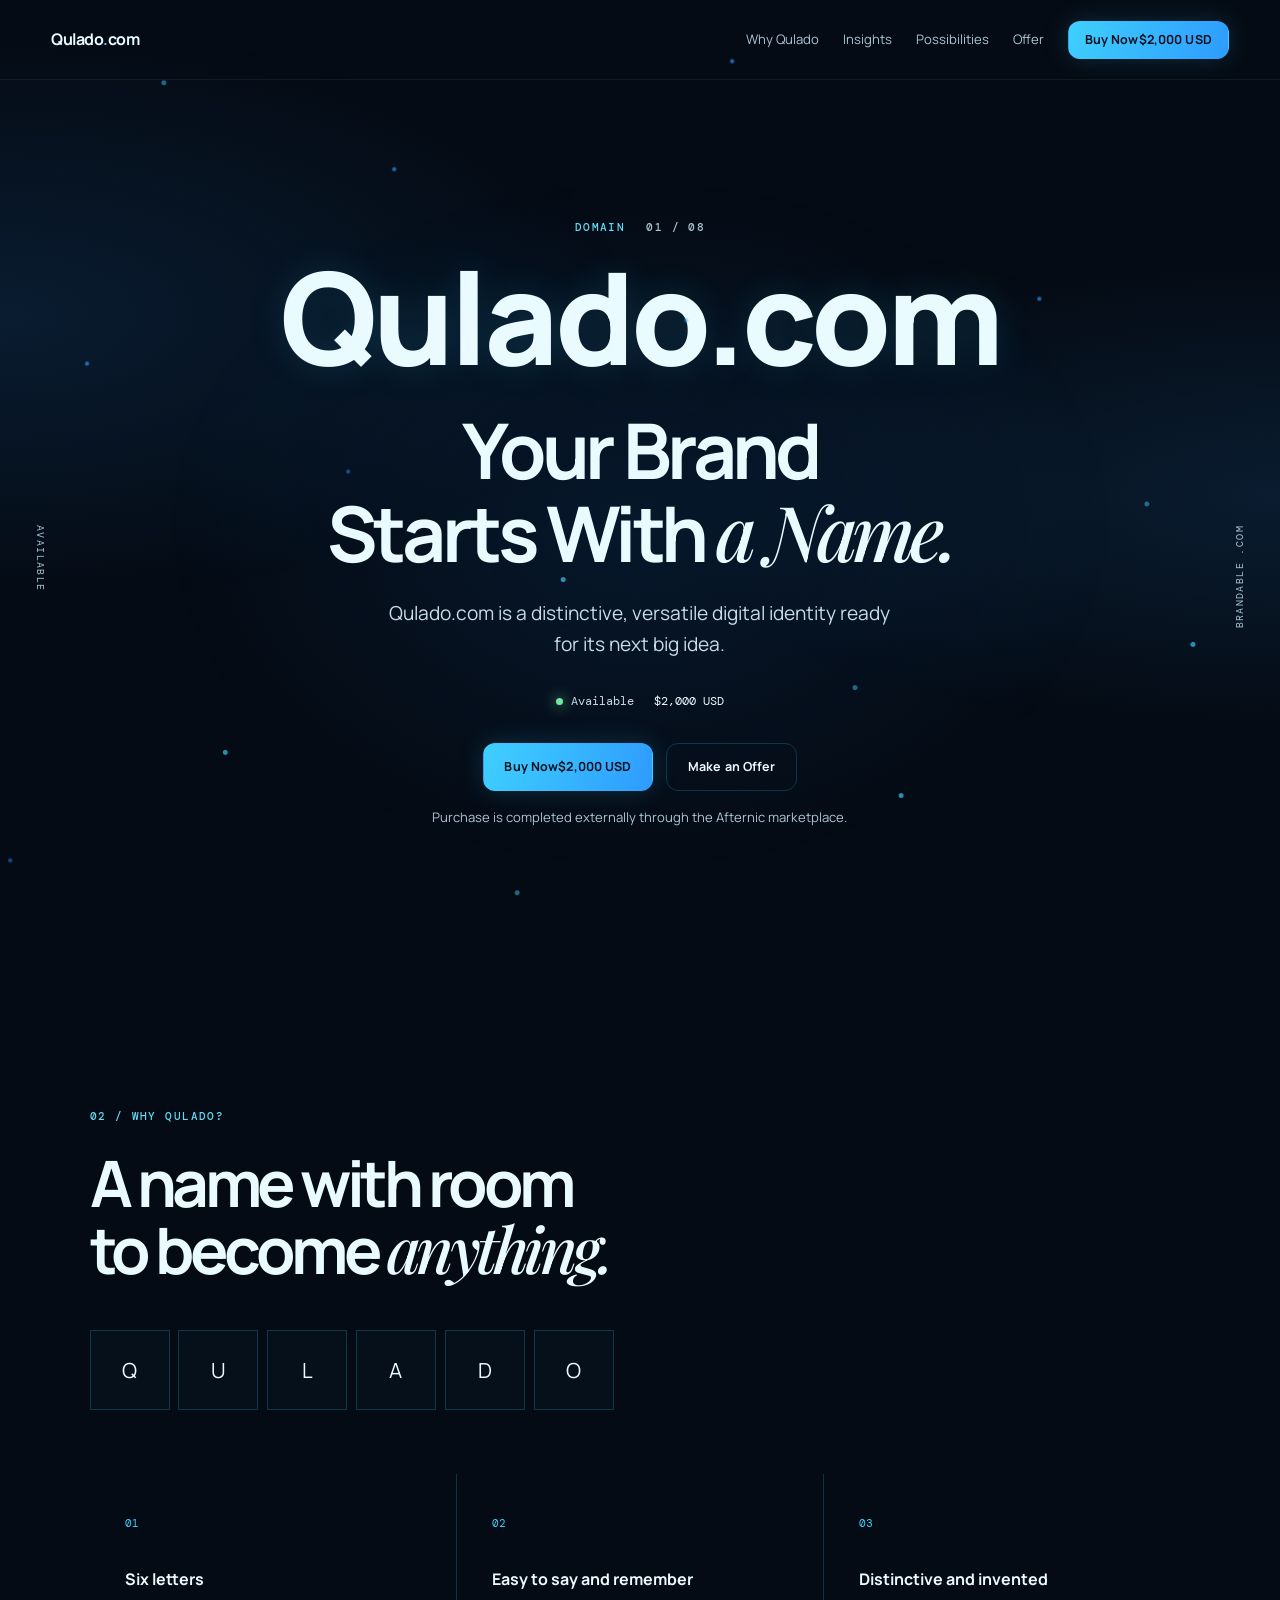
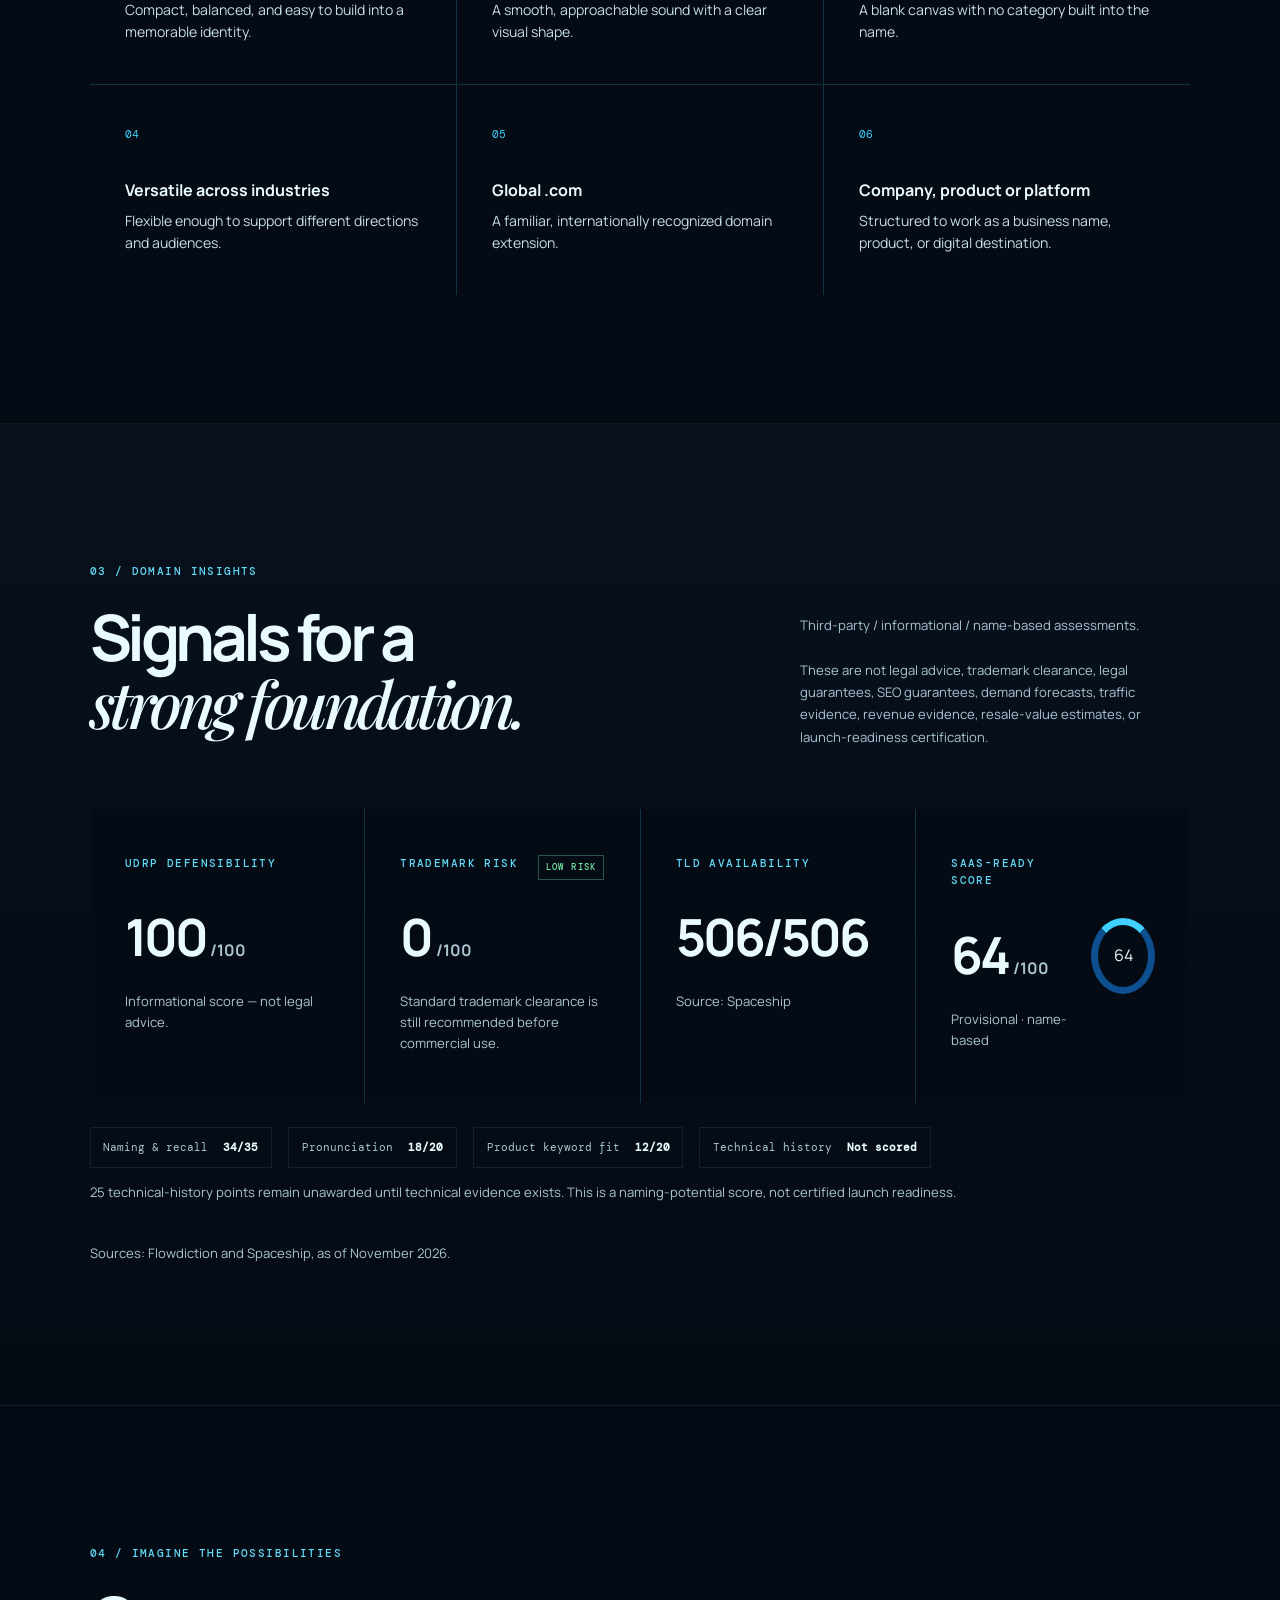
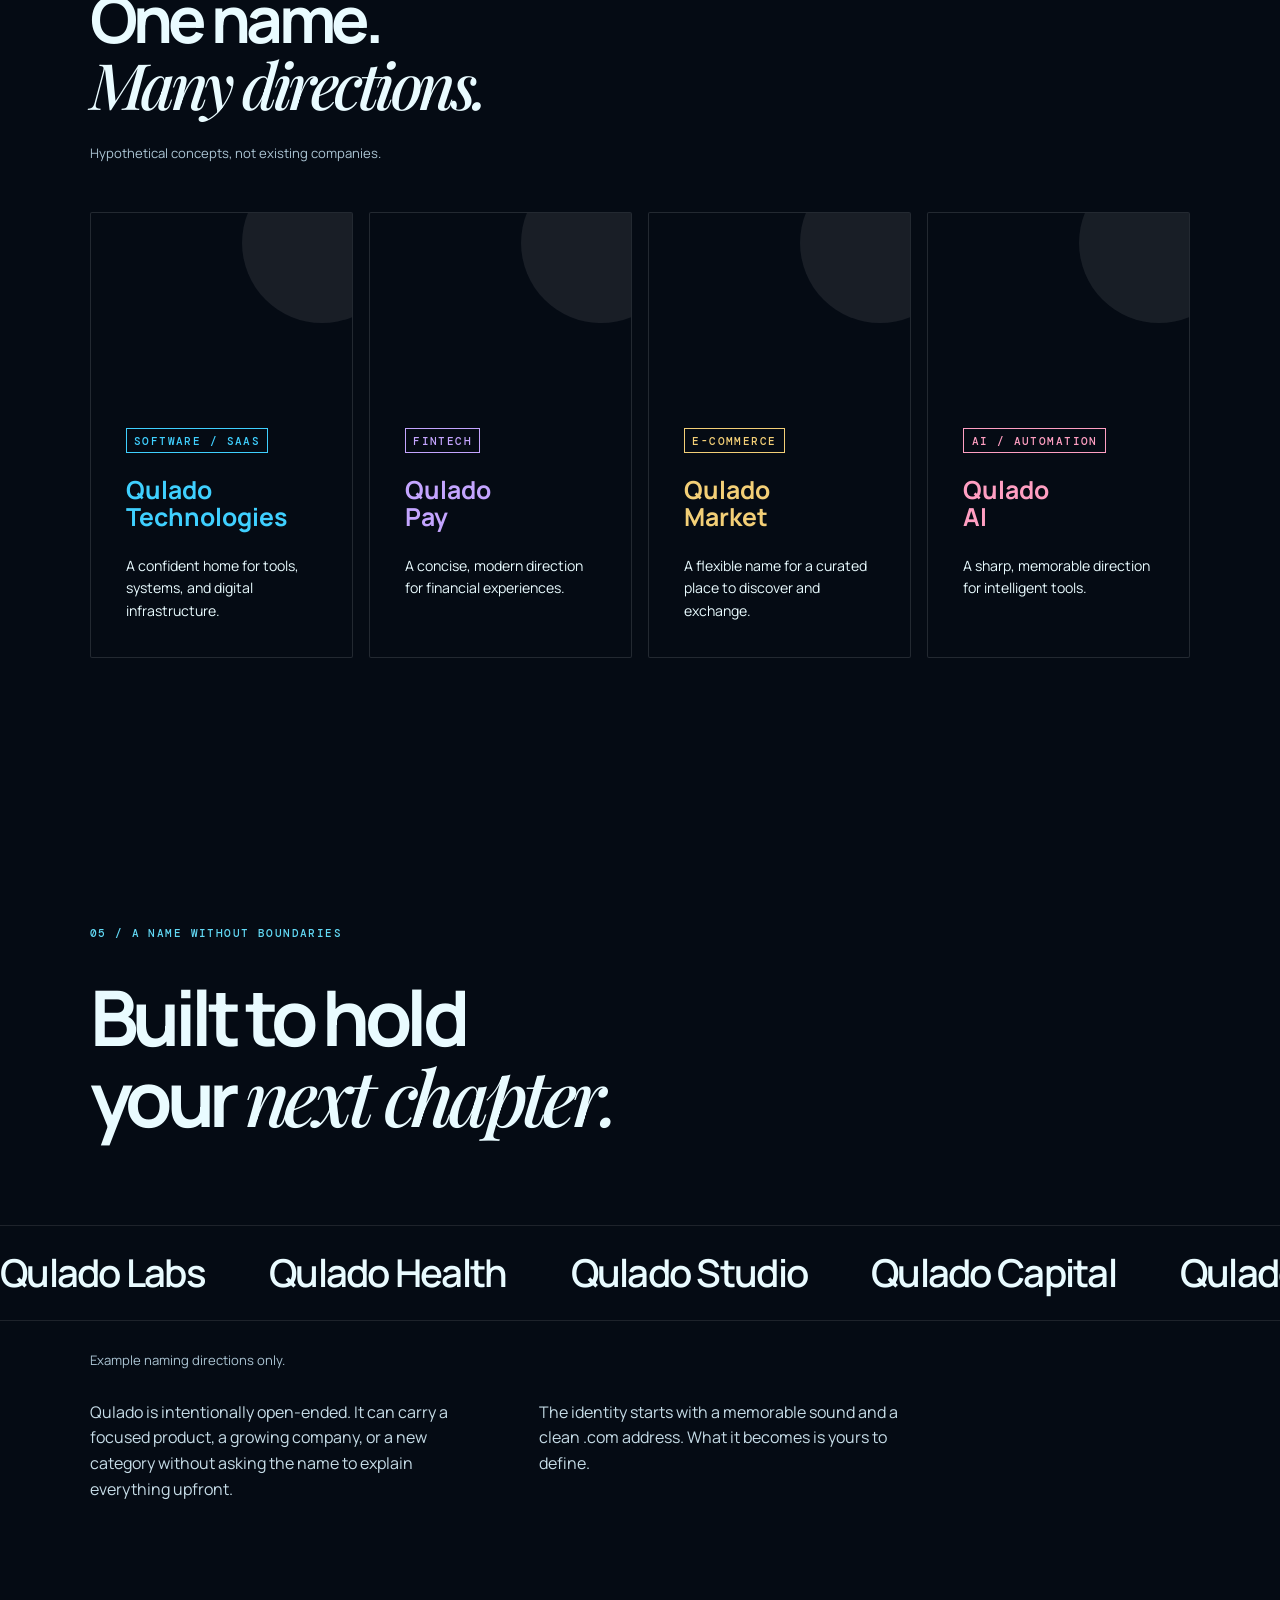
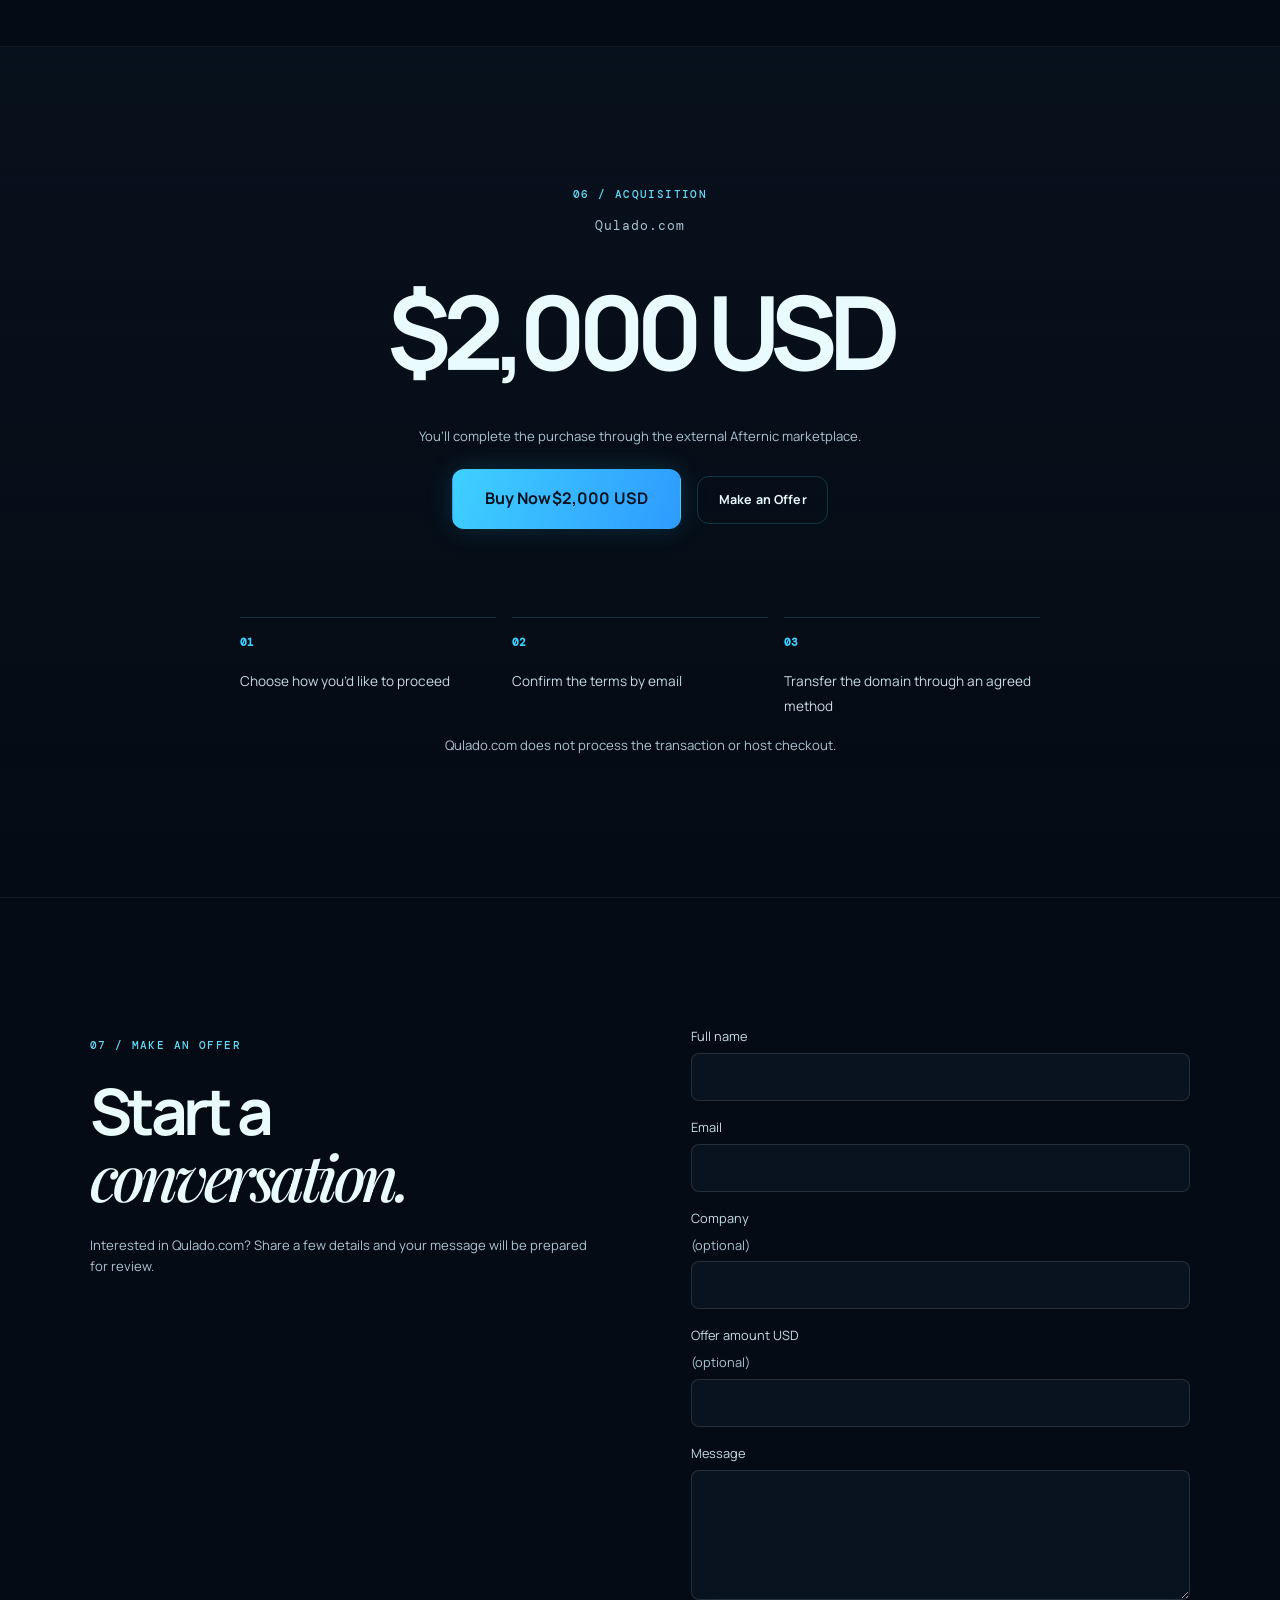
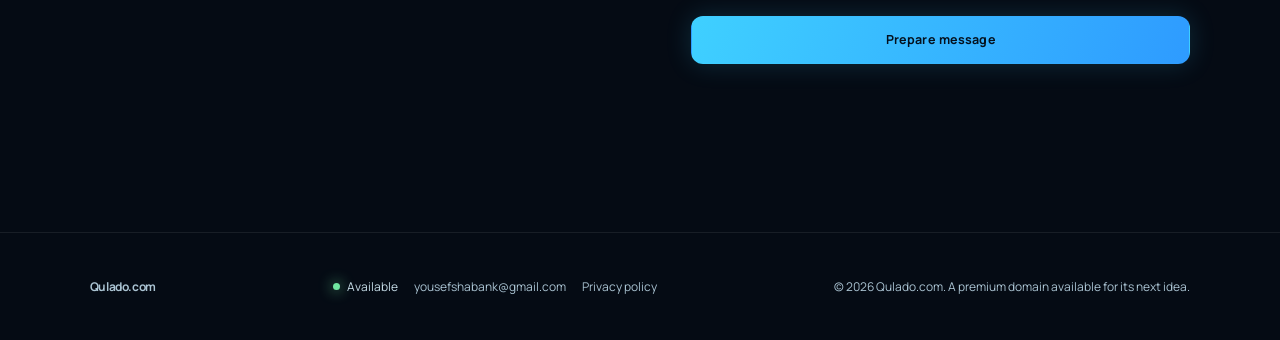
<file: index.html>
<!doctype html>
<html lang="en">
<head>
  <meta charset="utf-8">
  <meta name="viewport" content="width=device-width, initial-scale=1">
  <title>Qulado.com — A Name Ready for Its Next Big Idea</title>
  <meta name="description" content="Qulado.com is a distinctive, versatile .com domain available for its next big idea.">
  <meta name="theme-color" content="#050B14">
  <meta name="robots" content="index,follow">
  <link rel="canonical" href="https://qulado.com/">
  <meta property="og:title" content="Qulado.com — A Name Ready for Its Next Big Idea">
  <meta property="og:description" content="A distinctive, versatile digital identity ready for its next big idea.">
  <meta property="og:type" content="website">
  <meta property="og:url" content="https://qulado.com/">
  <meta name="twitter:card" content="summary">
  <link rel="icon" href="data:image/svg+xml,%3Csvg xmlns='http://www.w3.org/2000/svg' viewBox='0 0 64 64'%3E%3Crect width='64' height='64' rx='16' fill='%23050B14'/%3E%3Ctext x='32' y='48' text-anchor='middle' font-family='Arial,sans-serif' font-size='50' font-weight='800' fill='%233FD0FF'%3EQ%3C/text%3E%3C/svg%3E">
  <link rel="stylesheet" href="styles.css">
</head>
<body>
  <div class="sparkle-field" aria-hidden="true"></div>
  <a class="skip-link" href="#main-content">Skip to content</a>
  <div class="site-shell">
    <header class="site-header">
      <a class="brand" href="#top" aria-label="Qulado home"><span>Qulado<span class="brand-dot">.</span>com</span></a>
      <nav class="desktop-nav" aria-label="Primary navigation">
        <a href="#why">Why Qulado</a><a href="#insights">Insights</a><a href="#possibilities">Possibilities</a><a href="#offer">Offer</a>
        <a class="button button-small button-primary" href="#acquisition">Buy Now <span class="price-inline" data-price></span></a>
      </nav>
    </header>

    <main id="main-content">
      <section class="hero section-pad" id="top">
        <span class="corner-label label-left">AVAILABLE</span><span class="corner-label label-right">BRANDABLE .COM</span>
        <div class="hero-content">
          <p class="eyebrow">DOMAIN <span>01 / 08</span></p>
          <p class="hero-domain" data-domain>Qulado.com</p>
          <h1>Your Brand<br>Starts With <em>a Name.</em></h1>
          <p class="hero-lede">Qulado.com is a distinctive, versatile digital identity ready for its next big idea.</p>
          <div class="hero-meta"><span class="availability"><i></i><span data-availability></span></span><span class="hero-price" data-price></span></div>
          <div class="hero-actions"><a class="button button-primary" href="#acquisition">Buy Now <span class="price-inline" data-price></span></a><a class="button button-secondary" href="#offer">Make an Offer</a></div>
          <p class="purchase-note">Purchase is completed externally through the Afternic marketplace.</p>
        </div>
      </section>

      <section class="section-pad" id="why"><div class="section-heading"><p class="eyebrow">02 / WHY QULADO?</p><h2>A name with room<br>to become <em>anything.</em></h2></div><div class="letter-row" aria-label="Qulado letters"><span>Q</span><span>U</span><span>L</span><span>A</span><span>D</span><span>O</span></div><div class="feature-grid"><article><span class="icon">01</span><h3>Six letters</h3><p>Compact, balanced, and easy to build into a memorable identity.</p></article><article><span class="icon">02</span><h3>Easy to say and remember</h3><p>A smooth, approachable sound with a clear visual shape.</p></article><article><span class="icon">03</span><h3>Distinctive and invented</h3><p>A blank canvas with no category built into the name.</p></article><article><span class="icon">04</span><h3>Versatile across industries</h3><p>Flexible enough to support different directions and audiences.</p></article><article><span class="icon">05</span><h3>Global .com</h3><p>A familiar, internationally recognized domain extension.</p></article><article><span class="icon">06</span><h3>Company, product or platform</h3><p>Structured to work as a business name, product, or digital destination.</p></article></div></section>

      <section class="section-pad section-dark" id="insights"><div class="section-heading split"><div><p class="eyebrow">03 / DOMAIN INSIGHTS</p><h2>Signals for a<br><em>strong foundation.</em></h2></div><p class="disclaimer">Third-party / informational / name-based assessments.<br><br>These are not legal advice, trademark clearance, legal guarantees, SEO guarantees, demand forecasts, traffic evidence, revenue evidence, resale-value estimates, or launch-readiness certification.</p></div><div class="insight-grid"><article class="insight-card"><p class="card-label">UDRP DEFENSIBILITY</p><strong><span data-insight="udrpDefensibility"></span><small>/100</small></strong><p class="card-note">Informational score — not legal advice.</p></article><article class="insight-card"><p class="card-label">TRADEMARK RISK <span class="badge">LOW RISK</span></p><strong><span data-insight="trademarkRisk"></span><small>/100</small></strong><p class="card-note">Standard trademark clearance is still recommended before commercial use.</p></article><article class="insight-card"><p class="card-label">TLD AVAILABILITY</p><strong data-insight="tldAvailability"></strong><p class="card-note">Source: Spaceship</p></article><article class="insight-card score-card"><div><p class="card-label">SAAS-READY SCORE</p><strong><span data-insight="saasReadyScore"></span><small>/100</small></strong><p class="card-note">Provisional · name-based</p></div><div class="score-ring"><span data-insight="saasReadyScore"></span></div></article></div><div class="subscores"><span>Naming &amp; recall <b data-insight="namingRecall"></b></span><span>Pronunciation <b data-insight="pronunciation"></b></span><span>Product keyword fit <b data-insight="productKeywordFit"></b></span><span>Technical history <b>Not scored</b></span></div><p class="insight-footnote">25 technical-history points remain unawarded until technical evidence exists. This is a naming-potential score, not certified launch readiness.</p><p class="sources">Sources: Flowdiction and Spaceship, as of November 2026.</p></section>

      <section class="section-pad" id="possibilities"><div class="section-heading"><p class="eyebrow">04 / IMAGINE THE POSSIBILITIES</p><h2>One name.<br><em>Many directions.</em></h2><p class="section-intro">Hypothetical concepts, not existing companies.</p></div><div class="concept-grid"><article class="concept concept-blue"><div class="concept-visual tech-visual"><div class="visual-top"><i></i><i></i><i></i><span>Q / SYSTEM</span></div><div class="visual-chart"><b></b><b></b><b></b><b></b><b></b></div><div class="visual-lines"><i></i><i></i><i></i></div></div><span class="pill">SOFTWARE / SAAS</span><h3>Qulado<br>Technologies</h3><p>A confident home for tools, systems, and digital infrastructure.</p></article><article class="concept concept-violet"><div class="concept-visual pay-visual"><div class="pay-card"><span>Q</span><small>QULADO PAY</small><strong>•••• 2048</strong></div><div class="pay-row"><i></i><span></span><b></b></div><div class="pay-row"><i></i><span></span><b></b></div></div><span class="pill">FINTECH</span><h3>Qulado<br>Pay</h3><p>A concise, modern direction for financial experiences.</p></article><article class="concept concept-gold"><div class="concept-visual market-visual"><div class="product product-one"></div><div class="product product-two"></div><div class="product product-three"></div><div class="market-caption"><span>CURATED OBJECTS</span><b>QULADO / MARKET</b></div></div><span class="pill">E-COMMERCE</span><h3>Qulado<br>Market</h3><p>A flexible name for a curated place to discover and exchange.</p></article><article class="concept concept-pink"><div class="concept-visual ai-visual"><div class="node node-main">Q</div><div class="node node-a">+</div><div class="node node-b">✦</div><div class="node-line line-a"></div><div class="node-line line-b"></div><span>INPUT</span><span>OUTPUT</span></div><span class="pill">AI / AUTOMATION</span><h3>Qulado<br>AI</h3><p>A sharp, memorable direction for intelligent tools.</p></article></div></section>

      <section class="statement section-pad" id="boundaries"><p class="eyebrow">05 / A NAME WITHOUT BOUNDARIES</p><h2>Built to hold<br>your <em>next chapter.</em></h2><div class="ticker" aria-label="Example naming directions"><div class="ticker-track"><span>Qulado Labs</span><span>Qulado Health</span><span>Qulado Studio</span><span>Qulado Capital</span><span>Qulado Logistics</span><span>Qulado Learning</span></div></div><p class="example-note">Example naming directions only.</p><div class="statement-copy"><p>Qulado is intentionally open-ended. It can carry a focused product, a growing company, or a new category without asking the name to explain everything upfront.</p><p>The identity starts with a memorable sound and a clean .com address. What it becomes is yours to define.</p></div></section>

      <section class="acquisition section-pad section-dark" id="acquisition"><div class="acquisition-inner"><p class="eyebrow">06 / ACQUISITION</p><p class="acquisition-domain" data-domain></p><div class="acquisition-price" data-price></div><p class="purchase-note">You’ll complete the purchase through the external Afternic marketplace.</p><a class="button button-primary button-large" href="#offer">Buy Now <span class="price-inline" data-price></span></a><a class="button button-secondary" href="#offer">Make an Offer</a><div class="steps"><div><b>01</b><span>Choose how you’d like to proceed</span></div><div><b>02</b><span>Confirm the terms by email</span></div><div><b>03</b><span>Transfer the domain through an agreed method</span></div></div><p class="transaction-note">Qulado.com does not process the transaction or host checkout.</p></div></section>

      <section class="section-pad offer-section" id="offer"><div class="section-heading"><p class="eyebrow">07 / MAKE AN OFFER</p><h2>Start a<br><em>conversation.</em></h2><p class="section-intro">Interested in Qulado.com? Share a few details and your message will be prepared for review.</p></div><form class="offer-form"><label>Full name <input type="text" name="name" autocomplete="name"></label><label>Email <input type="email" name="email" autocomplete="email"></label><label>Company <span>(optional)</span><input type="text" name="company" autocomplete="organization"></label><label>Offer amount USD <span>(optional)</span><input type="number" name="amount" min="0" inputmode="decimal"></label><label>Message <textarea name="message" rows="5"></textarea></label><button class="button button-primary" type="submit">Prepare message</button><div class="form-status" aria-live="polite"></div></form></section>
    </main>

    <footer class="site-footer"><div class="footer-brand"><span>Qulado.com</span></div><div class="footer-meta"><span><i></i><span data-availability></span></span><a href="mailto:yousefshabank@gmail.com" data-email></a><button type="button" class="privacy-link">Privacy policy</button></div><p>© 2026 Qulado.com. A premium domain available for its next idea.</p></footer>
  </div>
  <div class="mobile-bar"><span data-price></span><a class="button button-primary" href="#acquisition">Buy Now</a></div>
  <dialog class="privacy-dialog"><button class="dialog-close" aria-label="Close privacy policy">×</button><p class="eyebrow">PRIVACY</p><h2>Privacy policy</h2><p>This site only collects information entered into the offer form. Without a configured endpoint, the page does not automatically transmit that data. No cookies or analytics are used by default. External font loading may generate network requests if enabled. Clicking Buy Now takes you to an external Afternic/GoDaddy service with its own policies.</p></dialog>
  <script src="config.js"></script><script src="app.js"></script>
</body>
</html>
</file>
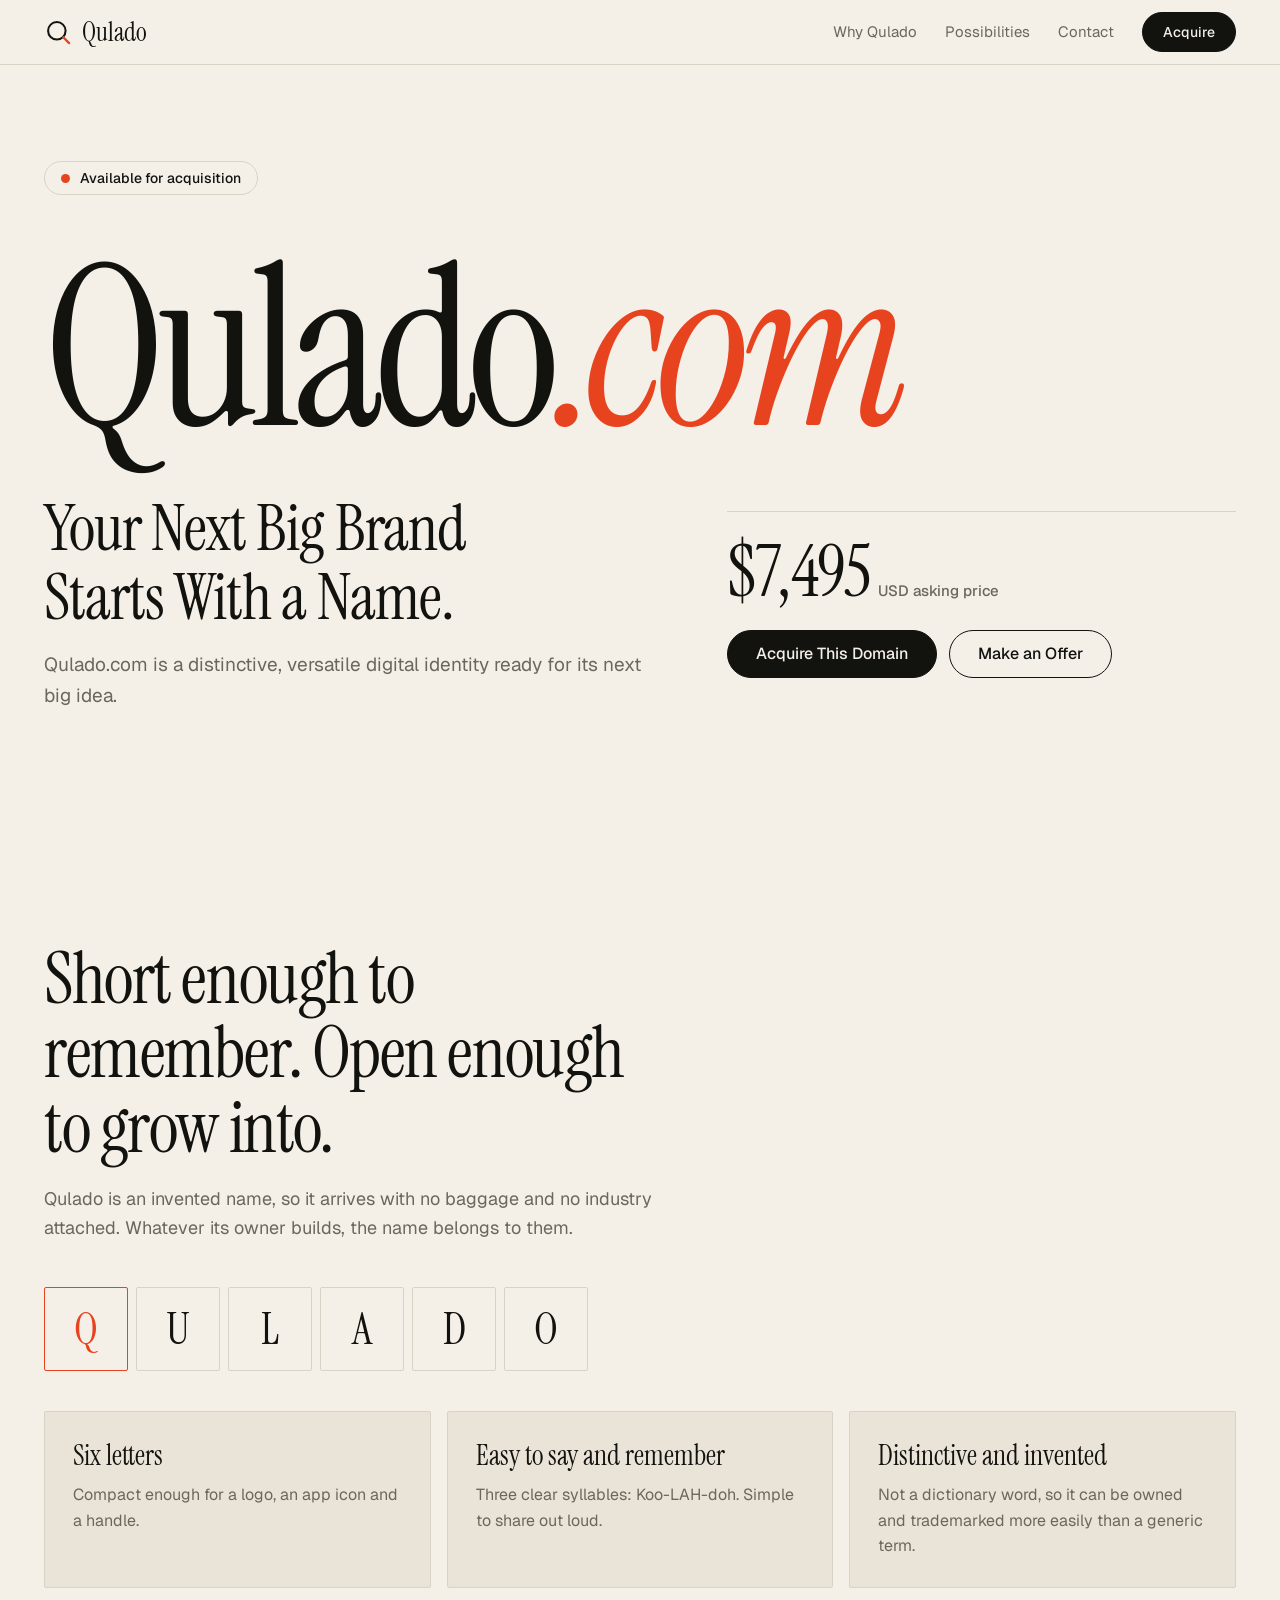
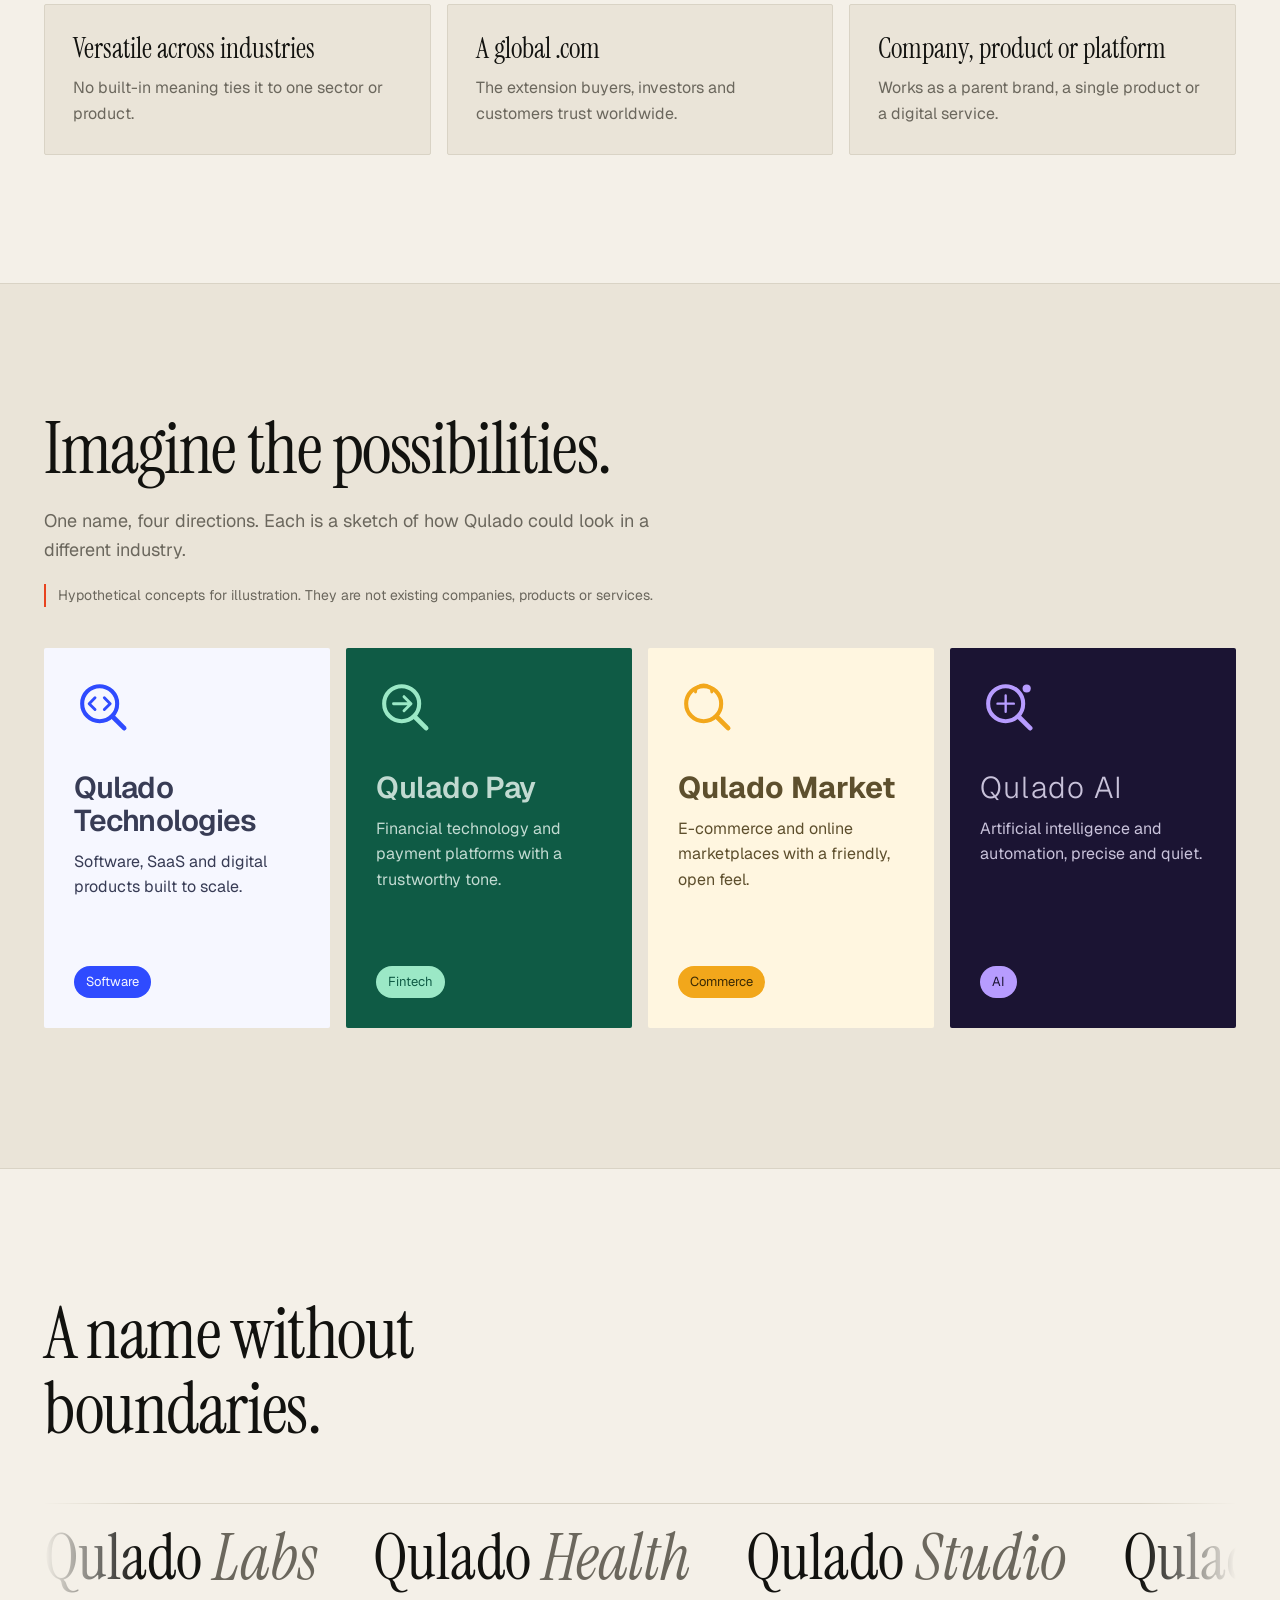
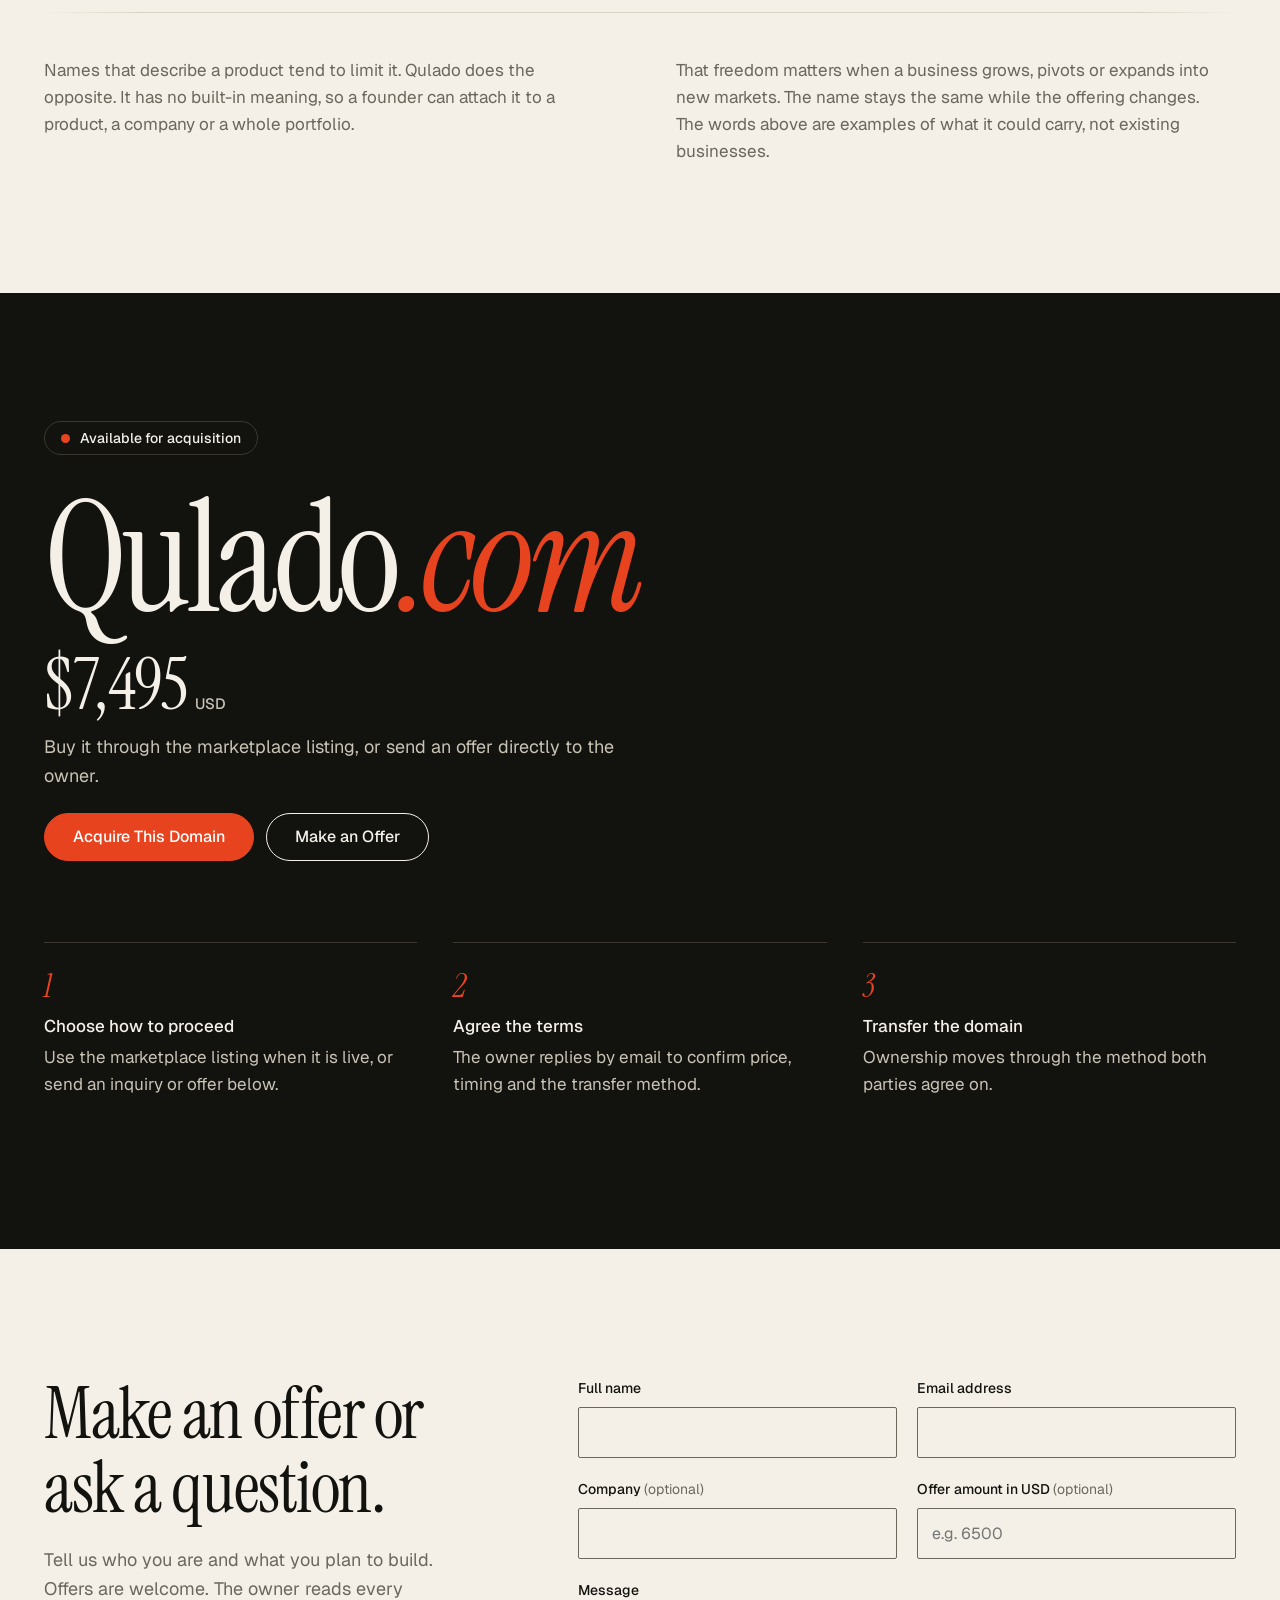
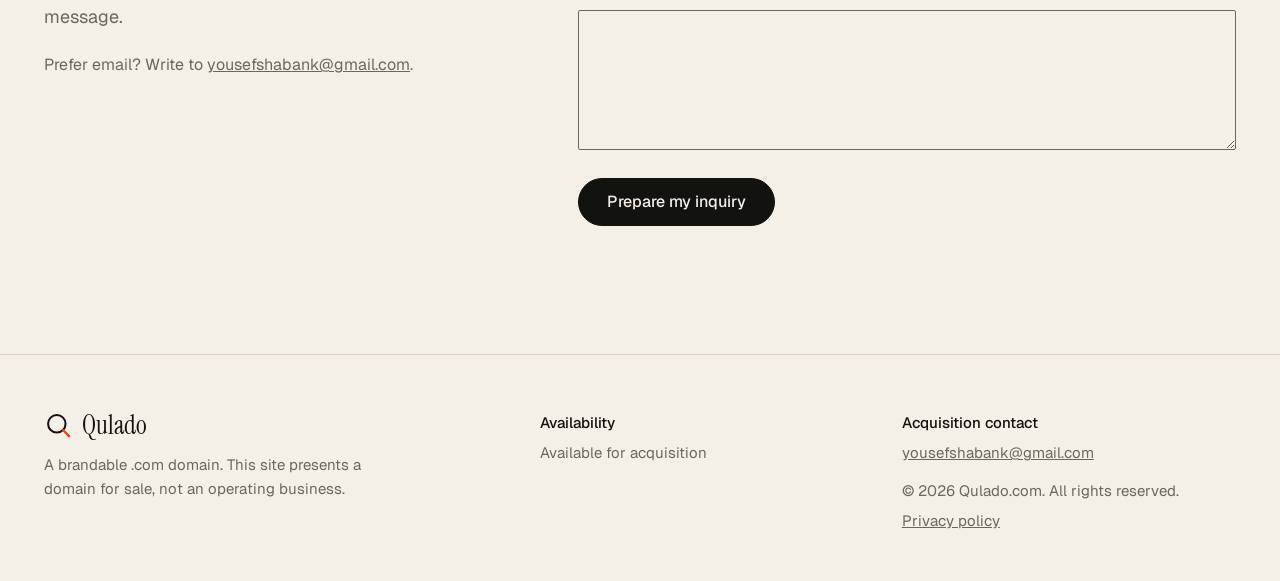
<file: Qulado.com _ Premium brandable domain for sale.html>
<!DOCTYPE html>
<html lang="en">
<head>
<meta charset="utf-8">
<meta name="viewport" content="width=device-width, initial-scale=1, viewport-fit=cover">
<title>Qulado.com | Premium brandable domain for sale</title>
<meta name="description" content="Qulado.com is a distinctive six-letter .com brand name, available for acquisition. Make an offer or enquire today.">
<link rel="canonical" href="https://qulado.com/">
<meta name="robots" content="index,follow">
<meta name="theme-color" content="#F4F0E8">
<meta property="og:type" content="website">
<meta property="og:site_name" content="Qulado.com">
<meta property="og:url" content="https://qulado.com/">
<meta property="og:title" content="Qulado.com | Premium brandable domain for sale">
<meta property="og:description" content="A distinctive six-letter .com brand name, available for acquisition. Make an offer or enquire today.">
<meta name="twitter:card" content="summary">
<meta name="twitter:title" content="Qulado.com | Premium brandable domain for sale">
<meta name="twitter:description" content="A distinctive six-letter .com brand name, available for acquisition.">
<link rel="icon" href="data:image/svg+xml,%3Csvg xmlns='http://www.w3.org/2000/svg' viewBox='0 0 48 48'%3E%3Ccircle cx='22' cy='22' r='15' fill='none' stroke='%2312120F' stroke-width='3.5'/%3E%3Cpath d='M33 33L43 43' stroke='%23E8431F' stroke-width='4' stroke-linecap='round'/%3E%3C/svg%3E">
<link rel="stylesheet" href="https://fonts.googleapis.com/css2?family=Instrument+Serif:ital@0;1&family=Geist:wght@300;400;500;600&family=Geist+Mono:wght@400;500&display=swap">
<style>
:root{--paper:#F4F0E8;--paper2:#EAE4D8;--ink:#12120F;--stone:#6B675D;--line:#D9D3C5;--ember:#E8431F;--on-ember:#fff;color-scheme:light;
--serif:"Instrument Serif",Georgia,serif;--sans:Geist,system-ui,-apple-system,"Segoe UI",sans-serif;--mono:"Geist Mono",ui-monospace,Menlo,monospace;
box-sizing:border-box;padding-top:env(safe-area-inset-top,0px);padding-bottom:env(safe-area-inset-bottom,0px)}
@media (prefers-color-scheme:dark){:root:not([data-theme="light"]){--paper:#14140F;--paper2:#1E1D17;--ink:#F4F0E8;--stone:#A29D8F;--line:#33312A;--ember:#FF6B45;--on-ember:#14140F;color-scheme:dark}}
:root[data-theme="dark"]{--paper:#14140F;--paper2:#1E1D17;--ink:#F4F0E8;--stone:#A29D8F;--line:#33312A;--ember:#FF6B45;--on-ember:#14140F;color-scheme:dark}
html{scroll-behavior:smooth;scroll-padding-top:calc(72px + env(safe-area-inset-top,0px))}
*,*::before,*::after{box-sizing:border-box}
body{margin:0;background:var(--paper);color:var(--ink);font:400 17px/1.6 var(--sans);-webkit-font-smoothing:antialiased}
body::before{content:"";position:fixed;inset:0 0 auto;height:env(safe-area-inset-top,0px);background:var(--paper);z-index:60}
h1,h2,h3,p{margin:0}
a{color:inherit}
:focus-visible{outline:2px solid var(--ember);outline-offset:3px;border-radius:2px}
.wrap{max-width:1240px;margin:0 auto;padding:0 24px}
.skip{position:absolute;left:-999px;top:8px;background:var(--ink);color:var(--paper);padding:10px 16px;z-index:100}
.skip:focus{left:8px}
header.top{position:sticky;top:env(safe-area-inset-top,0px);z-index:50;background:color-mix(in srgb,var(--paper) 92%,transparent);backdrop-filter:blur(8px);border-bottom:1px solid var(--line)}
header.top .wrap{display:flex;align-items:center;justify-content:space-between;height:64px}
.brand{display:flex;align-items:center;gap:10px;text-decoration:none;font:400 26px/1 var(--serif)}
.brand svg{width:28px;height:28px}
nav{display:flex;align-items:center;gap:28px;font-size:15px}
nav a{text-decoration:none;color:var(--stone);transition:color .2s}
nav a:hover{color:var(--ink)}
.btn{display:inline-flex;align-items:center;justify-content:center;gap:10px;min-height:48px;padding:0 28px;border-radius:999px;font:500 16px/1 var(--sans);text-decoration:none;border:1.5px solid var(--ink);background:var(--ink);color:var(--paper);cursor:pointer;transition:transform .25s cubic-bezier(.2,.7,.2,1),background .2s,color .2s}
.btn:hover{transform:translateY(-2px)}
.btn.ghost{background:transparent;color:var(--ink)}
.btn.ghost:hover{background:var(--ink);color:var(--paper)}
.btn.sm{min-height:40px;padding:0 20px;font-size:14px}
.dark .btn{background:var(--ember);border-color:var(--ember);color:#fff}
.dark .btn.ghost{background:transparent;color:#F4F0E8;border-color:#F4F0E8}
.dark .btn.ghost:hover{background:#F4F0E8;color:#12120F}
/* hero */
.hero{padding:clamp(48px,8vw,96px) 0 clamp(56px,8vw,110px)}
.status{display:inline-flex;align-items:center;gap:10px;font:500 14px/1 var(--sans);border:1px solid var(--line);padding:9px 16px;border-radius:999px}
.dot{width:9px;height:9px;border-radius:50%;background:var(--ember);animation:pulse 2.4s ease-out infinite}
.status.off .dot{background:var(--stone);animation:none}
@keyframes pulse{0%{box-shadow:0 0 0 0 color-mix(in srgb,var(--ember) 55%,transparent)}70%,100%{box-shadow:0 0 0 10px transparent}}
.mark{font:400 clamp(64px,17.5vw,248px)/.95 var(--serif);letter-spacing:-.035em;margin:clamp(24px,4vw,48px) 0 clamp(20px,3vw,40px);white-space:nowrap;display:flex;align-items:baseline}
.mark .l{display:inline-block;animation:rise .8s cubic-bezier(.2,.7,.2,1) both;animation-delay:calc(var(--i)*70ms)}
.mark .com{font-style:italic;color:var(--ember)}
@keyframes rise{from{opacity:0;transform:translateY(.28em)}to{opacity:1;transform:none}}
.hero-grid{display:grid;gap:36px;grid-template-columns:1fr;align-items:end}
.hero h1{font:400 clamp(34px,5vw,64px)/1.08 var(--serif);letter-spacing:-.015em;max-width:16ch}
.hero p.sub{color:var(--stone);font-size:19px;max-width:46ch;margin-top:18px}
.buy{border-top:1px solid var(--line);padding-top:24px}
.price{font:400 clamp(44px,6vw,72px)/1 var(--serif);letter-spacing:-.02em}
.price small{font:500 15px var(--sans);color:var(--stone);letter-spacing:0;margin-left:8px}
.ctas{display:flex;flex-wrap:wrap;gap:12px;margin-top:22px}
.note{font-size:14px;color:var(--stone);margin-top:14px;min-height:1.4em}
.dark .note{color:#C9C3B5}
@media(min-width:960px){.hero-grid{grid-template-columns:1.2fr 1fr;gap:72px}}
/* sections */
section{padding:clamp(72px,10vw,150px) 0}
.h2{font:400 clamp(38px,5.6vw,76px)/1.04 var(--serif);letter-spacing:-.02em;max-width:18ch}
.lede{color:var(--stone);max-width:52ch;margin-top:20px;font-size:18px}
.letters{display:flex;gap:8px;margin:44px 0 12px}
.letters span{flex:1;max-width:84px;aspect-ratio:1;display:grid;place-items:center;border:1px solid var(--line);font:400 clamp(26px,5vw,44px) var(--serif);border-radius:2px}
.letters span:first-child{border-color:var(--ember);color:var(--ember)}
.grid{display:grid;gap:16px;margin-top:40px;grid-template-columns:1fr}
.card{background:var(--paper2);border:1px solid var(--line);border-radius:2px;padding:28px;transition:transform .3s cubic-bezier(.2,.7,.2,1)}
.card:hover{transform:translateY(-3px)}
.card h3{font:400 28px/1.15 var(--serif);margin-bottom:10px}
.card p{color:var(--stone);font-size:16px}
@media(min-width:640px){.grid.g3{grid-template-columns:repeat(2,1fr)}}
@media(min-width:960px){.grid.g3{grid-template-columns:repeat(3,1fr)}}
/* concepts */
.tag{display:inline-block;font-size:14px;border-left:2px solid var(--ember);padding-left:12px;color:var(--stone);margin-top:20px}
.concepts{display:flex;gap:16px;margin-top:40px;overflow-x:auto;scroll-snap-type:x mandatory;padding-bottom:12px;-webkit-overflow-scrolling:touch}
.cc{flex:0 0 min(82vw,340px);scroll-snap-align:start;background:var(--bg);color:var(--fg);padding:30px;border-radius:2px;min-height:380px;display:flex;flex-direction:column;justify-content:space-between;transition:transform .3s cubic-bezier(.2,.7,.2,1)}
.cc:hover{transform:translateY(-4px)}
.cc svg{width:56px;height:56px;color:var(--ac)}
.cc .lock{font:var(--w) 30px/1.1 var(--ff);letter-spacing:var(--ls,0);margin:28px 0 12px}
.cc p{opacity:.82;font-size:16px;font-family:var(--ff)}
.cc .pill{align-self:flex-start;margin-top:22px;font-size:13px;padding:6px 12px;border-radius:999px;background:var(--ac);color:var(--bg)}
.cc.t{--bg:#F6F7FF;--fg:#0E1330;--ac:#2F4BFF;--ff:Geist,system-ui,sans-serif;--w:600;--ls:-.03em}
.cc.p{--bg:#0F5B45;--fg:#EAF7F1;--ac:#9BE8C6;--ff:Geist,system-ui,sans-serif;--w:600;--ls:-.01em}
.cc.m{--bg:#FFF6E0;--fg:#3A2A05;--ac:#F2A71B;--ff:ui-rounded,"SF Pro Rounded","Nunito",Geist,system-ui,sans-serif;--w:700}
.cc.a{--bg:#1B1433;--fg:#EFE9FF;--ac:#B79CFF;--ff:Geist,system-ui,sans-serif;--w:300;--ls:.04em}
.cc.m .pill{color:#3A2A05}
@media(min-width:1100px){.concepts{overflow:visible}.cc{flex:1}}
/* boundaries */
.band{background:var(--paper2);border-block:1px solid var(--line)}
.ticker{overflow:hidden;margin-top:56px;border-block:1px solid var(--line);padding:22px 0;mask-image:linear-gradient(90deg,transparent,#000 8%,#000 92%,transparent)}
.track{display:flex;gap:56px;width:max-content;animation:slide 38s linear infinite;font:400 clamp(34px,5vw,64px)/1 var(--serif);white-space:nowrap}
.track b{font-weight:400;font-style:italic;color:var(--stone)}
.ticker:hover .track{animation-play-state:paused}
@keyframes slide{to{transform:translateX(-50%)}}
.two{display:grid;gap:28px;margin-top:44px;grid-template-columns:1fr}
.two p{color:var(--stone);max-width:50ch}
@media(min-width:860px){.two{grid-template-columns:1fr 1fr;gap:72px}}
/* acquire */
.dark{background:#12120F;color:#F4F0E8}
.dark .lede,.dark li{color:#C9C3B5}
.big{font:400 clamp(52px,12vw,168px)/1 var(--serif);letter-spacing:-.03em}
.big i{color:var(--ember)}
.steps{list-style:none;padding:0;margin:48px 0 0;display:grid;gap:0;counter-reset:s;grid-template-columns:1fr}
.steps li{counter-increment:s;border-top:1px solid #3a382f;padding:22px 0}
.steps li::before{content:counter(s);font:italic 400 32px var(--serif);color:var(--ember);display:block;margin-bottom:6px}
.steps strong{display:block;color:#F4F0E8;font-weight:500;margin-bottom:4px}
@media(min-width:860px){.steps{grid-template-columns:repeat(3,1fr);gap:36px}}
/* form */
.fgrid{display:grid;gap:48px;grid-template-columns:1fr}
@media(min-width:960px){.fgrid{grid-template-columns:.8fr 1.2fr;gap:96px}}
form{display:grid;gap:20px}
.row{display:grid;gap:20px;grid-template-columns:1fr}
@media(min-width:640px){.row{grid-template-columns:1fr 1fr}}
label{display:block;font-size:14px;font-weight:500;margin-bottom:8px}
label span{color:var(--stone);font-weight:400}
input,textarea{width:100%;font:400 16px var(--sans);color:var(--ink);background:transparent;border:1px solid var(--stone);border-radius:2px;padding:14px;min-height:48px}
textarea{min-height:140px;resize:vertical}
input:focus,textarea:focus{outline:2px solid var(--ember);outline-offset:1px;border-color:var(--ember)}
.err{display:none;color:#C42F0E;font-size:14px;margin-top:6px}
@media(prefers-color-scheme:dark){:root:not([data-theme="light"]) .err{color:#FF8E70}}
.invalid input,.invalid textarea{border-color:#C42F0E}
.invalid .err{display:block}
#fstatus{font-size:15px;padding:14px 16px;border-left:3px solid var(--ember);background:var(--paper2);display:none}
#fstatus.show{display:block}
footer{border-top:1px solid var(--line);padding:56px 0 48px;font-size:15px;color:var(--stone)}
footer .wrap{display:grid;gap:28px;grid-template-columns:1fr}
@media(min-width:860px){footer .wrap{grid-template-columns:1.4fr 1fr 1fr}}
footer strong{color:var(--ink);font-weight:500;display:block;margin-bottom:6px}
.lnk{background:none;border:0;padding:0;font:inherit;color:inherit;text-decoration:underline;cursor:pointer;min-height:24px}
dialog{max-width:640px;width:calc(100% - 32px);max-height:85vh;overflow:auto;background:var(--paper);color:var(--ink);border:1px solid var(--line);border-radius:2px;padding:32px}
dialog::backdrop{background:rgba(18,18,15,.6)}
dialog h2{font:400 36px/1.1 var(--serif);margin-bottom:16px}
dialog p{color:var(--stone);margin:0 0 14px;font-size:16px}
dialog .btn{width:auto}
.js .rv{opacity:0;transform:translateY(14px);transition:opacity .7s,transform .7s cubic-bezier(.2,.7,.2,1)}
.js .rv.in{opacity:1;transform:none}
@media(max-width:639px){nav .hide-s{display:none}.wrap{padding:0 20px}.btn{width:100%}.btn.sm{width:auto}}
@media(prefers-reduced-motion:reduce){html{scroll-behavior:auto}*,*::before,*::after{animation:none!important;transition:none!important}.js .rv{opacity:1;transform:none}.track{width:auto;flex-wrap:wrap;gap:20px 40px}.ticker{mask-image:none}}
</style>
</head>
<body>
<svg width="0" height="0" style="position:absolute" aria-hidden="true"><symbol id="q" viewBox="0 0 48 48"><circle cx="22" cy="22" r="15" fill="none" stroke="currentColor" stroke-width="3.5"/><path d="M33 33L43 43" stroke="var(--ember)" stroke-width="4" stroke-linecap="round"/></symbol></svg>
<a class="skip" href="#main">Skip to content</a>

<header class="top"><div class="wrap">
<a class="brand" href="#top" aria-label="Qulado home"><svg aria-hidden="true"><use href="#q"/></svg>Qulado</a>
<nav aria-label="Main"><a class="hide-s" href="#why">Why Qulado</a><a class="hide-s" href="#possibilities">Possibilities</a><a class="hide-s" href="#offer">Contact</a><a class="btn sm" data-acquire href="#acquire">Acquire</a></nav>
</div></header>

<main id="main">
<div id="top" class="hero"><div class="wrap">
<p class="status" id="status"><span class="dot" aria-hidden="true"></span><span id="status-text">Available for acquisition</span></p>
<h2 class="mark" aria-label="Qulado.com"><span class="l" style="--i:0">Q</span><span class="l" style="--i:1">u</span><span class="l" style="--i:2">l</span><span class="l" style="--i:3">a</span><span class="l" style="--i:4">d</span><span class="l" style="--i:5">o</span><span class="l com" style="--i:6">.com</span></h2>
<div class="hero-grid">
<div><h1>Your Next Big Brand Starts With a Name.</h1><p class="sub">Qulado.com is a distinctive, versatile digital identity ready for its next big idea.</p></div>
<div class="buy"><p class="price"><span data-bind="price"></span><small>USD asking price</small></p>
<div class="ctas"><a class="btn" data-acquire href="#acquire">Acquire This Domain</a><a class="btn ghost" data-offer href="#offer">Make an Offer</a></div>
<p class="note" data-acq-note role="status"></p></div>
</div></div></div>

<section id="why"><div class="wrap">
<h2 class="h2 rv">Short enough to remember. Open enough to grow into.</h2>
<p class="lede rv">Qulado is an invented name, so it arrives with no baggage and no industry attached. Whatever its owner builds, the name belongs to them.</p>
<div class="letters rv" aria-label="Q, U, L, A, D, O: six letters"><span>Q</span><span>U</span><span>L</span><span>A</span><span>D</span><span>O</span></div>
<div class="grid g3">
<div class="card rv"><h3>Six letters</h3><p>Compact enough for a logo, an app icon and a handle.</p></div>
<div class="card rv"><h3>Easy to say and remember</h3><p>Three clear syllables: Koo-LAH-doh. Simple to share out loud.</p></div>
<div class="card rv"><h3>Distinctive and invented</h3><p>Not a dictionary word, so it can be owned and trademarked more easily than a generic term.</p></div>
<div class="card rv"><h3>Versatile across industries</h3><p>No built-in meaning ties it to one sector or product.</p></div>
<div class="card rv"><h3>A global .com</h3><p>The extension buyers, investors and customers trust worldwide.</p></div>
<div class="card rv"><h3>Company, product or platform</h3><p>Works as a parent brand, a single product or a digital service.</p></div>
</div></div></section>

<section id="possibilities" class="band"><div class="wrap">
<h2 class="h2 rv">Imagine the possibilities.</h2>
<p class="lede rv">One name, four directions. Each is a sketch of how Qulado could look in a different industry.</p>
<p class="tag rv">Hypothetical concepts for illustration. They are not existing companies, products or services.</p>
<div class="concepts" tabindex="0" role="region" aria-label="Four hypothetical brand concepts">
<article class="cc t"><div><svg viewBox="0 0 48 48" aria-hidden="true"><circle cx="22" cy="22" r="15" fill="none" stroke="currentColor" stroke-width="3.5"/><path d="M18 17l-5 5 5 5M26 17l5 5-5 5" fill="none" stroke="currentColor" stroke-width="2.5" stroke-linecap="round" stroke-linejoin="round"/><path d="M33 33L43 43" stroke="currentColor" stroke-width="4" stroke-linecap="round"/></svg><p class="lock">Qulado Technologies</p><p>Software, SaaS and digital products built to scale.</p></div><span class="pill">Software</span></article>
<article class="cc p"><div><svg viewBox="0 0 48 48" aria-hidden="true"><circle cx="22" cy="22" r="15" fill="none" stroke="currentColor" stroke-width="3.5"/><path d="M15 22h14M24 16l6 6-6 6" fill="none" stroke="currentColor" stroke-width="2.5" stroke-linecap="round" stroke-linejoin="round"/><path d="M33 33L43 43" stroke="currentColor" stroke-width="4" stroke-linecap="round"/></svg><p class="lock">Qulado Pay</p><p>Financial technology and payment platforms with a trustworthy tone.</p></div><span class="pill">Fintech</span></article>
<article class="cc m"><div><svg viewBox="0 0 48 48" aria-hidden="true"><circle cx="22" cy="22" r="15" fill="none" stroke="currentColor" stroke-width="3.5"/><path d="M15 15c0-8 14-8 14 0" fill="none" stroke="currentColor" stroke-width="2.5" stroke-linecap="round" transform="translate(0 -3)"/><path d="M33 33L43 43" stroke="currentColor" stroke-width="4" stroke-linecap="round"/></svg><p class="lock">Qulado Market</p><p>E-commerce and online marketplaces with a friendly, open feel.</p></div><span class="pill">Commerce</span></article>
<article class="cc a"><div><svg viewBox="0 0 48 48" aria-hidden="true"><circle cx="22" cy="22" r="15" fill="none" stroke="currentColor" stroke-width="3.5"/><circle cx="40" cy="9" r="3.5" fill="currentColor"/><path d="M22 15v14M15 22h14" stroke="currentColor" stroke-width="2" stroke-linecap="round"/><path d="M33 33L43 43" stroke="currentColor" stroke-width="4" stroke-linecap="round"/></svg><p class="lock">Qulado AI</p><p>Artificial intelligence and automation, precise and quiet.</p></div><span class="pill">AI</span></article>
</div></div></section>

<section id="boundaries"><div class="wrap">
<h2 class="h2 rv">A name without boundaries.</h2>
<div class="ticker rv" aria-hidden="true"><div class="track" id="track"></div></div>
<div class="two"><p class="rv">Names that describe a product tend to limit it. Qulado does the opposite. It has no built-in meaning, so a founder can attach it to a product, a company or a whole portfolio.</p>
<p class="rv">That freedom matters when a business grows, pivots or expands into new markets. The name stays the same while the offering changes. The words above are examples of what it could carry, not existing businesses.</p></div>
</div></section>

<section id="acquire" class="dark"><div class="wrap">
<p class="status" style="border-color:#3a382f"><span class="dot" aria-hidden="true"></span><span data-bind="statusText">Available for acquisition</span></p>
<p class="big" style="margin:28px 0 12px" aria-label="Qulado.com">Qulado<i>.com</i></p>
<p class="price" style="margin-bottom:8px"><span data-bind="price"></span><small style="color:#C9C3B5">USD</small></p>
<p class="lede" style="margin-top:12px">Buy it through the marketplace listing, or send an offer directly to the owner.</p>
<div class="ctas"><a class="btn" data-acquire href="#acquire">Acquire This Domain</a><a class="btn ghost" data-offer href="#offer">Make an Offer</a></div>
<p class="note" data-acq-note role="status"></p>
<ol class="steps">
<li><strong>Choose how to proceed</strong>Use the marketplace listing when it is live, or send an inquiry or offer below.</li>
<li><strong>Agree the terms</strong>The owner replies by email to confirm price, timing and the transfer method.</li>
<li><strong>Transfer the domain</strong>Ownership moves through the method both parties agree on.</li>
</ol></div></section>

<section id="offer"><div class="wrap fgrid">
<div><h2 class="h2 rv">Make an offer or ask a question.</h2><p class="lede rv">Tell us who you are and what you plan to build. Offers are welcome. The owner reads every message.</p>
<p class="lede rv" style="font-size:16px">Prefer email? Write to <a data-bind="emailLink" href="#"></a>.</p></div>
<form id="form" novalidate class="rv">
<div class="row"><div class="f"><label for="name">Full name</label><input id="name" name="name" autocomplete="name" required aria-describedby="e-name"><p class="err" id="e-name">Enter your full name.</p></div>
<div class="f"><label for="email">Email address</label><input id="email" name="email" type="email" autocomplete="email" required aria-describedby="e-email"><p class="err" id="e-email">Enter a valid email address.</p></div></div>
<div class="row"><div class="f"><label for="company">Company <span>(optional)</span></label><input id="company" name="company" autocomplete="organization"></div>
<div class="f"><label for="amount">Offer amount in USD <span>(optional)</span></label><input id="amount" name="amount" inputmode="numeric" placeholder="e.g. 6500" aria-describedby="e-amount"><p class="err" id="e-amount">Enter a number greater than zero, or leave it blank.</p></div></div>
<div class="f"><label for="message">Message</label><textarea id="message" name="message" required aria-describedby="e-message"></textarea><p class="err" id="e-message">Write a short message (at least 10 characters).</p></div>
<div><button class="btn" type="submit">Prepare my inquiry</button></div>
<p id="fstatus" role="status" aria-live="polite"></p>
</form></div></section>
</main>

<footer><div class="wrap">
<div><a class="brand" href="#top" style="color:var(--ink)"><svg aria-hidden="true"><use href="#q"/></svg>Qulado</a><p style="margin-top:14px;max-width:34ch">A brandable .com domain. This site presents a domain for sale, not an operating business.</p></div>
<div><strong>Availability</strong><span data-bind="statusText"></span></div>
<div><strong>Acquisition contact</strong><a data-bind="emailLink" href="#"></a><p style="margin-top:14px">&copy; <span id="yr"></span> Qulado.com. All rights reserved.</p><p style="margin-top:6px"><button type="button" class="lnk" id="open-privacy">Privacy policy</button></p></div>
</div></footer>
<dialog id="privacy-dialog" aria-labelledby="pp-title"><h2 id="pp-title">Privacy policy</h2>
<p>Last updated November 10, 2026. This site presents the domain Qulado.com for sale. It is run by its owner, reachable at <a data-bind="emailLink" href="#"></a>.</p>
<p><strong>What we collect.</strong> Only what you type into the inquiry form: your name, email address, optional company and offer amount, and your message.</p>
<p><strong>How it travels.</strong> By default, the form opens your own email app with the inquiry prepared. This page does not transmit it, and nothing is sent until you press send. If the owner connects a form service, the form instead sends your details to that service and to the owner.</p>
<p><strong>How it is used.</strong> To reply to you and discuss the sale of the domain. It is not sold or used for advertising.</p>
<p><strong>Cookies and tracking.</strong> This page sets no cookies and runs no analytics. Fonts load from Google Fonts, which receives your IP address and browser details when the page loads.</p>
<p><strong>Marketplace.</strong> If you buy through a marketplace listing, that platform's own terms and privacy policy apply.</p>
<p><strong>Your choices.</strong> Email the address above to ask what the owner holds about you or to have it deleted.</p>
<button type="button" class="btn" id="close-privacy">Close</button></dialog>

<script>
/* ============ CONFIG: edit values here only ============ */
const CONFIG = {
  domain: "Qulado.com",
  price: 7495,
  currency: "USD",
  available: true,
  contactEmail: "yousefshabank@gmail.com",   // used by "Make an Offer" and the form
  offerMethod: "mailto",                      // "mailto" (opens the visitor's email app) or "endpoint"
  offerEndpoint: "",                          // https URL of your form service; used only when offerMethod is "endpoint"
  // Replace this one value with the real Hostinger listing URL once it exists.
  marketplaceUrl: "https://REPLACE-WITH-HOSTINGER-LISTING-URL"
};
/* ======================================================= */
document.documentElement.classList.add("js");
const $=(s,r=document)=>r.querySelector(s), $$=(s,r=document)=>[...r.querySelectorAll(s)];
const priceText=new Intl.NumberFormat("en-US",{style:"currency",currency:CONFIG.currency,maximumFractionDigits:0}).format(CONFIG.price);
const statusText=CONFIG.available?"Available for acquisition":"Not currently available";
const listingReady=/^https?:\/\//i.test(CONFIG.marketplaceUrl)&&!/REPLACE/i.test(CONFIG.marketplaceUrl);
$$('[data-bind="price"]').forEach(e=>e.textContent=priceText);
$$('[data-bind="statusText"]').forEach(e=>e.textContent=statusText);
$$('[data-bind="emailLink"]').forEach(e=>{e.textContent=CONFIG.contactEmail;e.href="mailto:"+CONFIG.contactEmail});
$("#status-text").textContent=statusText;
if(!CONFIG.available)$("#status").classList.add("off");
$("#yr").textContent=new Date().getFullYear();

/* Acquire buttons: one config value drives every one of them */
$$("[data-acquire]").forEach(a=>{
  if(listingReady){a.href=CONFIG.marketplaceUrl;a.target="_blank";a.rel="noopener noreferrer";}
  else a.addEventListener("click",e=>{
    e.preventDefault();
    $$("[data-acq-note]").forEach(n=>n.textContent="The marketplace listing is not live yet. Please send an inquiry or offer below.");
    $("#offer").scrollIntoView({behavior:matchMedia("(prefers-reduced-motion:reduce)").matches?"auto":"smooth"});
    setTimeout(()=>$("#name").focus({preventScroll:true}),500);
  });
});
/* Offer buttons */
$$("[data-offer]").forEach(a=>a.addEventListener("click",e=>{
  e.preventDefault();$("#offer").scrollIntoView({behavior:"smooth"});setTimeout(()=>$("#amount").focus({preventScroll:true}),500);
}));

/* Ticker */
const words=["Labs","Health","Studio","Capital","Logistics","Learning","Cloud","Foods","Energy","Games","Media","Home"];
const row=words.map(w=>`<span>Qulado <b>${w}</b></span>`).join("");
$("#track").innerHTML=row+row;

/* Scroll reveal */
if("IntersectionObserver" in window){
  const io=new IntersectionObserver(es=>es.forEach(x=>{if(x.isIntersecting){x.target.classList.add("in");io.unobserve(x.target)}}),{threshold:.12});
  $$(".rv").forEach(e=>io.observe(e));
}else $$(".rv").forEach(e=>e.classList.add("in"));

/* Form: validates, then opens a prepared email. Nothing is sent from this page. */
const form=$("#form"),fs=$("#fstatus");
const useEndpoint=CONFIG.offerMethod==="endpoint"&&/^https:\/\//i.test(CONFIG.offerEndpoint);
if(useEndpoint)form.querySelector("button[type=submit]").textContent="Send inquiry";
async function sendEndpoint(d){
  const btn=form.querySelector("button[type=submit]");btn.disabled=true;fs.className="show";fs.textContent="Sending...";
  try{
    const r=await fetch(CONFIG.offerEndpoint,{method:"POST",headers:{"Content-Type":"application/json",Accept:"application/json"},body:JSON.stringify({...d,domain:CONFIG.domain})});
    if(!r.ok)throw new Error(r.status);
    fs.textContent="Thank you. Your inquiry was delivered and the owner will reply by email.";form.reset();
  }catch(err){fs.textContent="Your inquiry could not be sent, so nothing was delivered. Please email "+CONFIG.contactEmail+" directly."}
  btn.disabled=false;
}
const pd=$("#privacy-dialog");
$("#open-privacy").addEventListener("click",()=>pd.showModal());
$("#close-privacy").addEventListener("click",()=>pd.close());
const rules={
  name:v=>v.trim().length>1,
  email:v=>/^[^\s@]+@[^\s@]+\.[^\s@]{2,}$/.test(v.trim()),
  amount:v=>{v=v.replace(/[,\s$]/g,"");return v===""||(/^\d+(\.\d+)?$/.test(v)&&+v>0)},
  message:v=>v.trim().length>=10
};
const check=k=>{const f=form[k],ok=rules[k](f.value);f.closest(".f").classList.toggle("invalid",!ok);f.setAttribute("aria-invalid",!ok);return ok};
Object.keys(rules).forEach(k=>form[k].addEventListener("blur",()=>check(k)));
form.addEventListener("submit",e=>{
  e.preventDefault();
  const bad=Object.keys(rules).filter(k=>!check(k));
  if(bad.length){fs.className="show";fs.textContent="Please fix the highlighted fields and try again.";form[bad[0]].focus();return}
  const d=Object.fromEntries(new FormData(form));
  if(useEndpoint){sendEndpoint(d);return}
  const body=`Name: ${d.name}\nEmail: ${d.email}\nCompany: ${d.company||"-"}\nOffer (USD): ${d.amount||"-"}\n\n${d.message}`;
  const url=`mailto:${CONFIG.contactEmail}?subject=${encodeURIComponent("Inquiry about "+CONFIG.domain)}&body=${encodeURIComponent(body)}`;
  fs.className="show";
  fs.textContent="Your email app should now open with this inquiry ready. It has not been sent yet. Press send there to deliver it. If nothing opens, write to "+CONFIG.contactEmail+" directly.";
  location.href=url;
});
</script>
</body>
</html>
</file>
<file: styles.css>
@import url('https://fonts.googleapis.com/css2?family=DM+Mono:wght@400;500&family=Manrope:wght@400;500;600;700;800&family=Playfair+Display:ital,wght@1,500&display=swap');
:root{--bg-primary:#050b14;--bg-secondary:#08131f;--blue-deep:#0e4f8f;--blue-bright:#1b6bb5;--cyan:#3fd0ff;--azure:#2e9bff;--text-primary:#e9fbff;--text-secondary:rgba(255,255,255,.75);--text-muted:#8fa6bd;--text-accent:#3cc8f0;--border-subtle:rgba(63,208,255,.2);--serif:'Playfair Display',Georgia,serif;--mono:'DM Mono',monospace;--sans:'Manrope',Arial,sans-serif}*{box-sizing:border-box}html{scroll-behavior:smooth}body{margin:0;background:var(--bg-primary);color:var(--text-primary);font-family:var(--sans);line-height:1.6;overflow-x:hidden}body:before{content:"";position:fixed;inset:0;pointer-events:none;background:radial-gradient(ellipse at 0 35%,rgba(27,107,181,.18),transparent 35%),radial-gradient(ellipse at 100% 55%,rgba(46,155,255,.12),transparent 35%);z-index:-1}a{color:inherit;text-decoration:none}button,input,textarea{font:inherit}.skip-link{position:absolute;left:1rem;top:-5rem;background:var(--cyan);color:var(--bg-primary);padding:.75rem 1rem;z-index:20}.skip-link:focus{top:1rem}.site-shell{max-width:1500px;margin:auto}.site-header{height:80px;display:flex;align-items:center;justify-content:space-between;padding:0 clamp(1rem,4vw,4rem);border-bottom:1px solid rgba(255,255,255,.06)}.brand,.footer-brand{display:flex;align-items:center;gap:.7rem;font-weight:700;letter-spacing:-.03em}.brand-mark{display:inline-flex;width:30px;height:30px}.brand-mark svg{width:100%;height:100%}.brand-dot{color:var(--cyan)}.desktop-nav{display:flex;align-items:center;gap:1.5rem;font-size:.82rem;color:var(--text-muted)}.desktop-nav a:not(.button):hover{color:var(--text-primary)}.section-pad{padding:clamp(5rem,10vw,10rem) clamp(1rem,7vw,7rem)}.hero{min-height:calc(100vh - 80px);display:grid;place-items:center;text-align:center;position:relative}.hero:after{content:"";position:absolute;inset:8% 10%;background:radial-gradient(ellipse,rgba(12,58,105,.28),transparent 65%);z-index:-1}.hero-content{max-width:760px}.hero-mark{width:118px;height:118px;margin:0 auto 1rem}.hero-mark svg{width:100%;height:100%}.eyebrow,.card-label,.pill{font-family:var(--mono);font-size:.68rem;letter-spacing:.13em;color:var(--text-accent);font-weight:500}.eyebrow span{color:var(--text-muted);margin-left:.8rem}.hero-domain,.acquisition-domain{font-family:var(--mono);color:var(--text-muted);font-size:.8rem;letter-spacing:.08em}.hero h1,h2{font-size:clamp(2.5rem,6vw,5.5rem);line-height:1.02;letter-spacing:-.07em;margin:1.5rem 0;font-weight:700}.hero h1 em,h2 em{font-family:var(--serif);font-weight:500;letter-spacing:-.07em}.hero-lede{font-size:clamp(1rem,1.5vw,1.2rem);color:var(--text-secondary);max-width:520px;margin:0 auto 2rem}.hero-meta{display:flex;justify-content:center;gap:1.25rem;align-items:center;font-family:var(--mono);font-size:.77rem}.availability,.footer-meta>span{display:inline-flex;align-items:center;gap:.45rem;color:var(--text-secondary)}.availability i,.footer-meta i{width:7px;height:7px;border-radius:50%;background:#70e6a0;box-shadow:0 0 14px #70e6a0}.hero-price{color:var(--text-primary)}.hero-actions{display:flex;justify-content:center;flex-wrap:wrap;gap:.8rem;margin:2rem 0 1rem}.button{display:inline-flex;align-items:center;justify-content:center;min-height:48px;padding:0 1.3rem;border-radius:12px;border:1px solid transparent;font-size:.78rem;font-weight:700;letter-spacing:.01em;transition:.2s ease}.button-primary{background:linear-gradient(110deg,var(--cyan),var(--azure));color:#04111e;box-shadow:0 0 26px rgba(63,208,255,.17)}.button-primary:hover{transform:translateY(-2px);box-shadow:0 0 34px rgba(63,208,255,.35)}.button-secondary{border-color:var(--border-subtle);color:var(--text-primary)}.button-secondary:hover{border-color:var(--cyan);color:var(--cyan)}.button-small{min-height:38px;padding:0 1rem}.button-large{font-size:1rem;min-height:60px;padding:0 2rem}.purchase-note,.transaction-note,.card-note,.disclaimer,.section-intro,.sources,.insight-footnote,.example-note{color:var(--text-muted);font-size:.82rem}.corner-label{position:absolute;top:50%;font-family:var(--mono);font-size:.62rem;color:var(--text-muted);letter-spacing:.14em;writing-mode:vertical-rl}.label-left{left:2rem}.label-right{right:2rem;transform:rotate(180deg)}.section-heading{max-width:760px;margin-bottom:3rem}.section-heading h2{font-size:clamp(2.2rem,5vw,4.5rem)}.section-heading.split{display:flex;justify-content:space-between;gap:3rem;align-items:end;max-width:none}.disclaimer{max-width:390px;line-height:1.7}.letter-row{display:flex;gap:.55rem;flex-wrap:wrap;margin:2rem 0 4rem}.letter-row span{display:grid;place-items:center;width:clamp(2.8rem,7vw,5rem);height:clamp(2.8rem,7vw,5rem);border:1px solid var(--border-subtle);background:rgba(8,19,31,.7);font-size:1.3rem}.feature-grid,.insight-grid,.concept-grid{display:grid;grid-template-columns:repeat(3,1fr);gap:1px;background:var(--border-subtle)}.feature-grid article,.insight-card,.concept{background:var(--bg-primary);padding:clamp(1.25rem,3vw,2.2rem);min-height:210px}.feature-grid h3{font-size:1rem;margin:2rem 0 .4rem}.feature-grid p,.concept p{color:var(--text-secondary);font-size:.88rem;margin:0}.icon{font-family:var(--mono);color:var(--cyan);font-size:.7rem}.section-dark{background:linear-gradient(180deg,rgba(8,19,31,.8),rgba(5,11,20,.5));border-block:1px solid rgba(255,255,255,.05)}.insight-grid{grid-template-columns:repeat(4,1fr);margin-top:3rem}.insight-card strong{font-size:clamp(2rem,4vw,3.5rem);letter-spacing:-.06em;display:block;margin-top:1.5rem}.insight-card strong small{font-size:1rem;color:var(--text-muted);letter-spacing:0;margin-left:.3rem}.badge{border:1px solid rgba(112,230,160,.35);color:#70e6a0;padding:.25rem .4rem;font-size:.58rem;float:right}.score-card{display:flex;justify-content:space-between;gap:1rem}.score-ring{width:76px;height:76px;border-radius:50%;display:grid;place-items:center;border:7px solid var(--blue-deep);border-top-color:var(--cyan);font-size:1rem;align-self:center}.subscores{display:flex;gap:1rem;flex-wrap:wrap;margin-top:1.5rem}.subscores span{font-family:var(--mono);font-size:.68rem;color:var(--text-muted);padding:.7rem .8rem;border:1px solid rgba(255,255,255,.08)}.subscores b{color:var(--text-primary);margin-left:.5rem}.sources{margin-top:2.5rem}.concept-grid{grid-template-columns:repeat(4,1fr);background:transparent;gap:1rem}.concept{min-height:350px;border:1px solid rgba(255,255,255,.12);border-radius:2px;position:relative;overflow:hidden}.concept:after{content:"";position:absolute;width:160px;height:160px;right:-50px;top:-50px;border-radius:50%;background:rgba(255,255,255,.08)}.concept-icon{font-size:3rem;font-family:var(--serif);font-style:italic;display:block;margin-bottom:2.5rem}.concept .pill{color:currentColor;border:1px solid currentColor;padding:.3rem .45rem}.concept h3{font-size:1.55rem;line-height:1.1;margin:1.5rem 0}.concept-blue{color:var(--cyan)}.concept-violet{color:#c4a5ff}.concept-gold{color:#f3cf77}.concept-pink{color:#ff9fc2}.concept p{color:var(--text-primary)}.statement{min-height:90vh;display:flex;flex-direction:column;justify-content:center}.statement h2{max-width:850px}.ticker{overflow:hidden;border-block:1px solid rgba(255,255,255,.1);margin:4rem calc(-1 * clamp(1rem,7vw,7rem)) 1rem}.ticker-track{display:flex;gap:4rem;width:max-content;padding:1rem 0;animation:ticker 24s linear infinite}.ticker span{font-family:var(--serif);font-style:italic;font-size:clamp(1.5rem,3vw,2.5rem);color:var(--text-secondary)}@keyframes ticker{to{transform:translateX(-50%)}}.statement-copy{display:grid;grid-template-columns:1fr 1fr;gap:3rem;max-width:850px;color:var(--text-secondary)}.acquisition{text-align:center}.acquisition-inner{max-width:800px;margin:auto}.acquisition-price{font-size:clamp(3rem,8vw,7rem);font-weight:700;letter-spacing:-.08em}.acquisition .button{margin:.5rem}.steps{display:grid;grid-template-columns:repeat(3,1fr);gap:1rem;text-align:left;margin:5rem 0 1rem}.steps div{border-top:1px solid var(--border-subtle);padding-top:1rem}.steps b{font-family:var(--mono);font-size:.7rem;color:var(--cyan);display:block;margin-bottom:1rem}.steps span{font-size:.85rem;color:var(--text-secondary)}.offer-section{display:grid;grid-template-columns:1fr 1fr;gap:clamp(2rem,8vw,8rem);align-items:start}.offer-form{display:grid;gap:1rem}.offer-form label{font-size:.8rem;color:var(--text-secondary);display:grid;gap:.4rem}.offer-form label span{color:var(--text-muted)}input,textarea{background:var(--bg-secondary);color:var(--text-primary);border:1px solid rgba(255,255,255,.12);border-radius:8px;padding:.8rem;min-height:48px;resize:vertical}input:focus,textarea:focus{outline:2px solid var(--focus-ring);outline-offset:2px}.site-footer{border-top:1px solid rgba(255,255,255,.08);padding:2rem clamp(1rem,7vw,7rem);display:flex;flex-wrap:wrap;align-items:center;gap:1.5rem;justify-content:space-between;color:var(--text-muted);font-size:.75rem}.footer-meta{display:flex;align-items:center;gap:1rem;flex-wrap:wrap}.footer-meta a:hover,.privacy-link:hover{color:var(--cyan)}.privacy-link{background:none;border:0;color:var(--text-muted);cursor:pointer;padding:0}.mobile-bar{display:none}.privacy-dialog{max-width:540px;background:var(--bg-secondary);color:var(--text-primary);border:1px solid var(--border-subtle);border-radius:12px;padding:2rem}.privacy-dialog::backdrop{background:rgba(0,0,0,.75)}.dialog-close{float:right;background:none;border:0;color:var(--text-muted);font-size:1.7rem;cursor:pointer}
@media(max-width:900px){.desktop-nav a:not(.button){display:none}.feature-grid{grid-template-columns:repeat(2,1fr)}.insight-grid{grid-template-columns:repeat(2,1fr)}.concept-grid{display:flex;overflow-x:auto;scroll-snap-type:x mandatory;padding-bottom:1rem}.concept{min-width:78vw;scroll-snap-align:start}.section-heading.split{display:block}.disclaimer{margin-top:2rem}.offer-section{grid-template-columns:1fr}.label-left,.label-right{display:none}.mobile-bar{display:flex;position:fixed;bottom:0;left:0;right:0;z-index:10;align-items:center;justify-content:space-between;padding:.7rem 1rem;background:rgba(5,11,20,.95);border-top:1px solid var(--border-subtle);backdrop-filter:blur(14px);font-family:var(--mono);font-size:.75rem}.mobile-bar .button{min-height:44px}.site-footer{padding-bottom:6rem}}
@media(max-width:520px){.site-header{height:66px}.desktop-nav .button{padding:0 .7rem;font-size:.7rem}.hero{min-height:calc(100vh - 66px)}.hero h1{font-size:clamp(2.4rem,12vw,3.6rem)}.feature-grid,.insight-grid{grid-template-columns:1fr}.feature-grid article{min-height:auto}.letter-row{margin-bottom:2rem}.statement-copy,.steps{grid-template-columns:1fr;gap:1rem}.steps{margin-top:3rem}.acquisition-price{font-size:clamp(3rem,17vw,5.5rem)}.hero-actions{flex-direction:column}.hero-actions .button{width:100%}.site-footer{align-items:flex-start;flex-direction:column}.section-pad{padding-top:4.5rem;padding-bottom:4.5rem}}
@media(prefers-reduced-motion:reduce){html{scroll-behavior:auto}.ticker-track{animation:none}}

.hero-domain{font-size:clamp(3rem,10vw,8.5rem);line-height:.95;letter-spacing:-.03em;color:var(--text-primary);font-family:var(--sans);font-weight:800;margin:1.25rem auto 2rem;text-shadow:0 0 36px rgba(63,208,255,.16)}
.hero h1 {
  font-size: clamp(2.2rem, 6vw, 5rem);
  line-height: 1.05;
  letter-spacing: -0.055em;
  max-width: 850px;
  margin-inline: auto;}
.form-status{font-size:.82rem;min-height:1.5rem}.form-status-error{color:#ff9b9b}.form-status-success{color:#8ff0ba}.form-status-notice{color:var(--cyan)}.message-fallback{display:grid;gap:.8rem;border-top:1px solid var(--border-subtle);padding-top:1rem}.fallback-heading{color:var(--text-secondary);font-size:.82rem;margin:0}.generated-message{font-family:var(--mono);font-size:.72rem}.fallback-actions{display:flex;flex-wrap:wrap;gap:.5rem}.fallback-actions .button{min-height:42px;font-size:.72rem}
.ticker span{font-family:var(--sans);font-style:normal;font-weight:600;letter-spacing:-.045em;color:var(--text-primary)}
.concept-visual{height:150px;margin:-.2rem -.2rem 2rem;border:1px solid currentColor;background:rgba(5,11,20,.38);position:relative;overflow:hidden;opacity:.95}.visual-top{height:28px;border-bottom:1px solid currentColor;display:flex;align-items:center;gap:4px;padding:0 9px;font-family:var(--mono);font-size:7px;letter-spacing:.08em}.visual-top i{width:5px;height:5px;border-radius:50%;background:currentColor}.visual-top span{margin-left:auto}.visual-chart{display:flex;align-items:end;gap:7px;height:74px;padding:17px 22px 0}.visual-chart b{width:13%;height:35%;background:currentColor;opacity:.35}.visual-chart b:nth-child(2){height:57%}.visual-chart b:nth-child(3){height:44%}.visual-chart b:nth-child(4){height:78%;opacity:.7}.visual-chart b:nth-child(5){height:64%}.visual-lines{display:grid;gap:6px;padding:5px 22px}.visual-lines i{height:4px;background:currentColor;opacity:.3}.visual-lines i:nth-child(2){width:72%}.visual-lines i:nth-child(3){width:48%}.pay-card{margin:14px auto 12px;width:76%;height:65px;border-radius:8px;background:linear-gradient(135deg,rgba(196,165,255,.7),rgba(85,64,158,.55));padding:9px 11px;display:grid;grid-template-columns:1fr auto;box-shadow:0 9px 20px rgba(0,0,0,.22)}.pay-card span{font-family:var(--serif);font-size:22px}.pay-card small,.pay-card strong{font-family:var(--mono);font-size:7px;letter-spacing:.08em}.pay-card small{align-self:end}.pay-card strong{grid-column:1/-1;font-weight:400}.pay-row{display:flex;align-items:center;gap:7px;margin:5px 18px}.pay-row i{width:10px;height:10px;border:1px solid currentColor;border-radius:50%}.pay-row span{height:4px;background:currentColor;opacity:.35;width:42%}.pay-row b{height:4px;background:currentColor;opacity:.55;width:16%;margin-left:auto}.market-visual{display:grid;grid-template-columns:repeat(3,1fr);grid-template-rows:1fr 34px;gap:7px;padding:15px}.product{background:linear-gradient(145deg,rgba(243,207,119,.9),rgba(116,72,36,.55));border-radius:3px}.product-two{background:linear-gradient(145deg,rgba(255,239,190,.86),rgba(144,106,49,.55))}.product-three{background:linear-gradient(145deg,rgba(206,169,87,.9),rgba(71,45,24,.55))}.market-caption{grid-column:1/-1;font-family:var(--mono);font-size:7px;display:flex;align-items:center;justify-content:space-between}.market-caption span{opacity:.65}.ai-visual{background-image:radial-gradient(circle at 50% 50%,currentColor 1px,transparent 1px);background-size:15px 15px}.node{position:absolute;display:grid;place-items:center;border:1px solid currentColor;border-radius:50%;background:var(--bg-primary);font-family:var(--mono);font-size:13px}.node-main{width:44px;height:44px;left:calc(50% - 22px);top:48px;font-size:23px}.node-a,.node-b{width:26px;height:26px;top:30px}.node-a{left:22%}.node-b{right:20%}.node-line{height:1px;background:currentColor;position:absolute;top:55px;width:28%}.line-a{left:30%}.line-b{right:30%}.ai-visual>span{position:absolute;bottom:15px;font-family:var(--mono);font-size:7px;opacity:.7}.ai-visual>span:first-of-type{left:18%}.ai-visual>span:last-of-type{right:15%}
.message-fallback .fallback-actions button.button-secondary {
  background: var(--cyan);
  border-color: var(--cyan);
  color: var(--bg-primary);
}

.message-fallback .fallback-actions button.button-secondary:hover {
  background: var(--azure);
  border-color: var(--azure);
  color: var(--bg-primary);
}
.sparkle-field {
  position: fixed !important;
  inset: 0 !important;
  width: 100vw;
  height: 100vh;
  z-index: 2;
  pointer-events: none;
  overflow: visible;
  opacity: .65;
}

.sparkle-field::before,
.sparkle-field::after {
  content: "";
  position: absolute;
  inset: -10%;
  background-repeat: no-repeat;
  animation: sparkle-float 9s ease-in-out infinite alternate;
}

.sparkle-field::before {
  background-image:
    radial-gradient(circle at 5% 12%, var(--cyan) 0 2px, transparent 3px),
    radial-gradient(circle at 14% 42%, var(--azure) 0 1px, transparent 3px),
    radial-gradient(circle at 23% 78%, var(--cyan) 0 2px, transparent 3px),
    radial-gradient(circle at 34% 24%, var(--azure) 0 1px, transparent 3px),
    radial-gradient(circle at 45% 62%, var(--cyan) 0 2px, transparent 3px),
    radial-gradient(circle at 56% 14%, var(--azure) 0 1px, transparent 3px),
    radial-gradient(circle at 67% 82%, var(--cyan) 0 2px, transparent 3px),
    radial-gradient(circle at 76% 36%, var(--azure) 0 1px, transparent 3px),
    radial-gradient(circle at 86% 68%, var(--cyan) 0 2px, transparent 3px),
    radial-gradient(circle at 96% 20%, var(--azure) 0 1px, transparent 3px);
}

.sparkle-field::after {
  background-image:
    radial-gradient(circle at 9% 88%, var(--azure) 0 1px, transparent 3px),
    radial-gradient(circle at 19% 16%, var(--cyan) 0 2px, transparent 3px),
    radial-gradient(circle at 31% 52%, var(--azure) 0 1px, transparent 3px),
    radial-gradient(circle at 42% 91%, var(--cyan) 0 2px, transparent 3px),
    radial-gradient(circle at 53% 38%, var(--azure) 0 1px, transparent 3px),
    radial-gradient(circle at 64% 72%, var(--cyan) 0 2px, transparent 3px),
    radial-gradient(circle at 73% 8%, var(--azure) 0 1px, transparent 3px),
    radial-gradient(circle at 83% 55%, var(--cyan) 0 2px, transparent 3px),
    radial-gradient(circle at 93% 94%, var(--azure) 0 1px, transparent 3px);
  animation-duration: 13s;
  animation-direction: alternate-reverse;
  opacity: .7;
}

@keyframes sparkle-float {
  from {
    transform: translate3d(-20px, -15px, 0) scale(.96);
  }

  to {
    transform: translate3d(25px, 20px, 0) scale(1.04);
  }
}
.concept-visual {
  opacity: 0;
  transform: translateY(24px) scale(.96);
  transition: opacity .7s ease, transform .7s ease;
}

.concept.is-visible .concept-visual {
  opacity: 1;
  transform: translateY(0) scale(1);
}

.concept:nth-child(2) .concept-visual {
  transition-delay: .15s;
}

.concept:nth-child(3) .concept-visual {
  transition-delay: .3s;
}

.concept:nth-child(4) .concept-visual {
  transition-delay: .45s;
}

.tech-visual .visual-chart b,
.tech-visual .visual-lines i,
.pay-visual .pay-card,
.pay-visual .pay-row,
.market-visual .product,
.market-caption,
.ai-visual .node,
.ai-visual .node-line,
.ai-visual > span {
  opacity: 0;
  transform: translateY(12px);
  transition: opacity .5s ease, transform .5s ease;
}

.concept.is-visible .visual-chart b,
.concept.is-visible .visual-lines i,
.concept.is-visible .pay-card,
.concept.is-visible .pay-row,
.concept.is-visible .product,
.concept.is-visible .market-caption,
.concept.is-visible .node,
.concept.is-visible .node-line,
.concept.is-visible .ai-visual > span {
  opacity: 1;
  transform: translateY(0);
}

.visual-chart b:nth-child(2),
.pay-row:nth-of-type(2),
.product-two,
.node-b {
  transition-delay: .15s;
}

.visual-chart b:nth-child(3),
.pay-row:nth-of-type(3),
.product-three {
  transition-delay: .3s;
}

.visual-chart b:nth-child(4),
.market-caption,
.node-line {
  transition-delay: .45s;
}

.visual-chart b:nth-child(5),
.node-main {
  transition-delay: .6s;
}
.hero-domain,
.hero h1,
.hero-lede,
.hero-meta,
.hero-actions,
.hero .purchase-note {
  opacity: 0;
  transform: translateY(18px);
  animation: hero-reveal 4s cubic-bezier(.22, 1, .36, 1) forwards;
}
.hero-domain {
  animation-delay: .1s;
}

.hero h1 {
  animation-delay: .25s;
}

.hero-lede {
  animation-delay: .4s;
}

.hero-meta {
  animation-delay: .55s;
}

.hero-actions {
  animation-delay: .7s;
}

.hero .purchase-note {
  animation-delay: .85s;
}


@keyframes hero-reveal {
  from {
    opacity: 0;
    transform: translateY(18px);
  }

  to {
    opacity: 1;
    transform: translateY(0);
  }
}

@media (prefers-reduced-motion: reduce) {
  .hero-domain,
  .hero h1,
  .hero-lede,
  .hero-meta,
  .hero-actions,
  .hero .purchase-note {
    opacity: 1;
    transform: none;
    animation: none;
  }
}
/* Refined contrast: brighter supporting text and a more legible faceted mark. */
:root{--text-secondary:#c6dce7;--text-muted:#abc4d3;--text-accent:#62d9f5}
</file>
